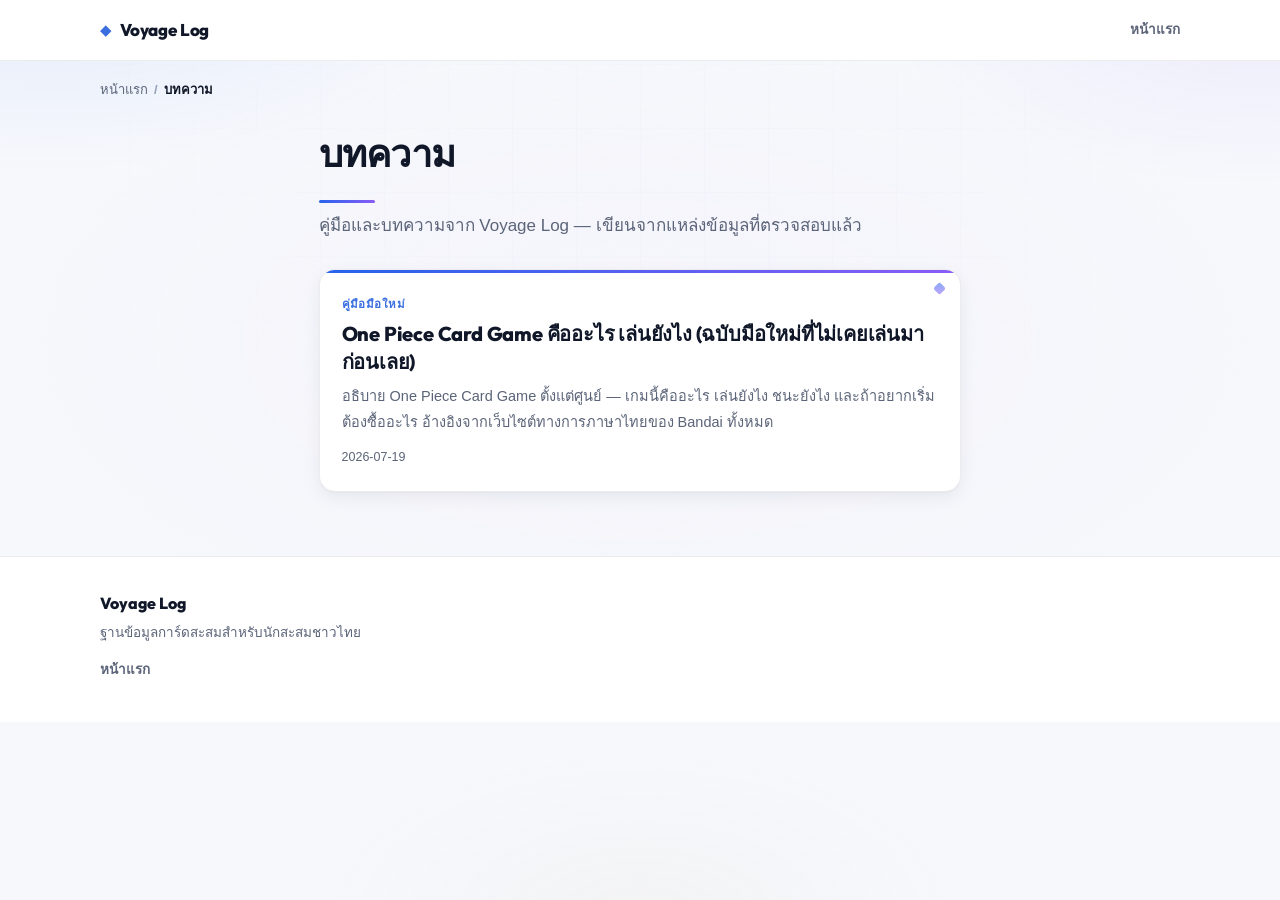
<file: onepiece-catalog/articles/index.html>
<!DOCTYPE html>
<html lang="th">
<head>
  <meta charset="utf-8">
  <meta name="viewport" content="width=device-width, initial-scale=1.0">

  <title>บทความ — Voyage Log</title>
  <meta name="description" content="บทความและคู่มือจาก Voyage Log — คู่มือมือใหม่ คู่มือเลือกซื้อ และข้อมูลการ์ดสะสมสำหรับนักสะสมชาวไทย">
  <link rel="canonical" href="https://fourthlps.github.io/tcgcardcatalog/onepiece-catalog/articles/">
  

  <meta property="og:type" content="website">
  <meta property="og:site_name" content="Voyage Log">
  <meta property="og:locale" content="th_TH">
  <meta property="og:title" content="บทความ — Voyage Log">
  <meta property="og:description" content="บทความและคู่มือจาก Voyage Log สำหรับนักสะสมการ์ดชาวไทย">
  <meta property="og:url" content="https://fourthlps.github.io/tcgcardcatalog/onepiece-catalog/articles/">

  <link rel="preconnect" href="https://fonts.googleapis.com">
  <link rel="preconnect" href="https://fonts.gstatic.com" crossorigin>
  <link
    href="https://fonts.googleapis.com/css2?family=Outfit:wght@400;500;600;700;800&display=swap"
    rel="stylesheet"
  >
  <link rel="stylesheet" href="../assets/articles/article.css">
</head>

<body>
  <a class="skip-link" href="#main">ข้ามไปยังเนื้อหาหลัก</a>

  <header class="site-hdr">
    <div class="wrap hdr-in">
      <a class="brand" href="../">
        <span class="brand-mark" aria-hidden="true">◆</span>
        <span class="brand-name">Voyage Log</span>
      </a>

      <nav class="nav" aria-label="เมนูหลัก">
        <a href="../">หน้าแรก</a>
      </nav>
    </div>
  </header>

  

  <div class="wrap">
    <nav class="crumbs" aria-label="เส้นทางนำทาง">
      <ol>
        <li><a href="../">หน้าแรก</a></li>
        <li aria-current="page">บทความ</li>
      </ol>
    </nav>

    <main id="main">
      <header class="index-hdr">
        <h1>บทความ</h1>
        <p class="index-sub">คู่มือและบทความจาก Voyage Log — เขียนจากแหล่งข้อมูลที่ตรวจสอบแล้ว</p>
      </header>

      <ul class="art-list">
        <li class="art-card">
          <a class="art-link" href="one-piece-card-game-beginner-guide/">
            <span class="art-kicker">คู่มือมือใหม่</span>
            <h2 class="art-title">One Piece Card Game คืออะไร เล่นยังไง (ฉบับมือใหม่ที่ไม่เคยเล่นมาก่อนเลย)</h2>
            <span class="art-desc">อธิบาย One Piece Card Game ตั้งแต่ศูนย์ — เกมนี้คืออะไร เล่นยังไง ชนะยังไง และถ้าอยากเริ่มต้องซื้ออะไร อ้างอิงจากเว็บไซต์ทางการภาษาไทยของ Bandai ทั้งหมด</span>
            <span class="art-date">2026-07-19</span>
          </a>
        </li>
      </ul>
    </main>
  </div>

  <footer class="site-ftr">
    <div class="wrap">
      <p class="ftr-brand">Voyage Log</p>
      <p class="ftr-note">ฐานข้อมูลการ์ดสะสมสำหรับนักสะสมชาวไทย</p>

      <nav class="ftr-nav" aria-label="เมนูส่วนท้าย">
        <a href="../">หน้าแรก</a>
      </nav>
    </div>
  </footer>
</body>
</html>
</file>
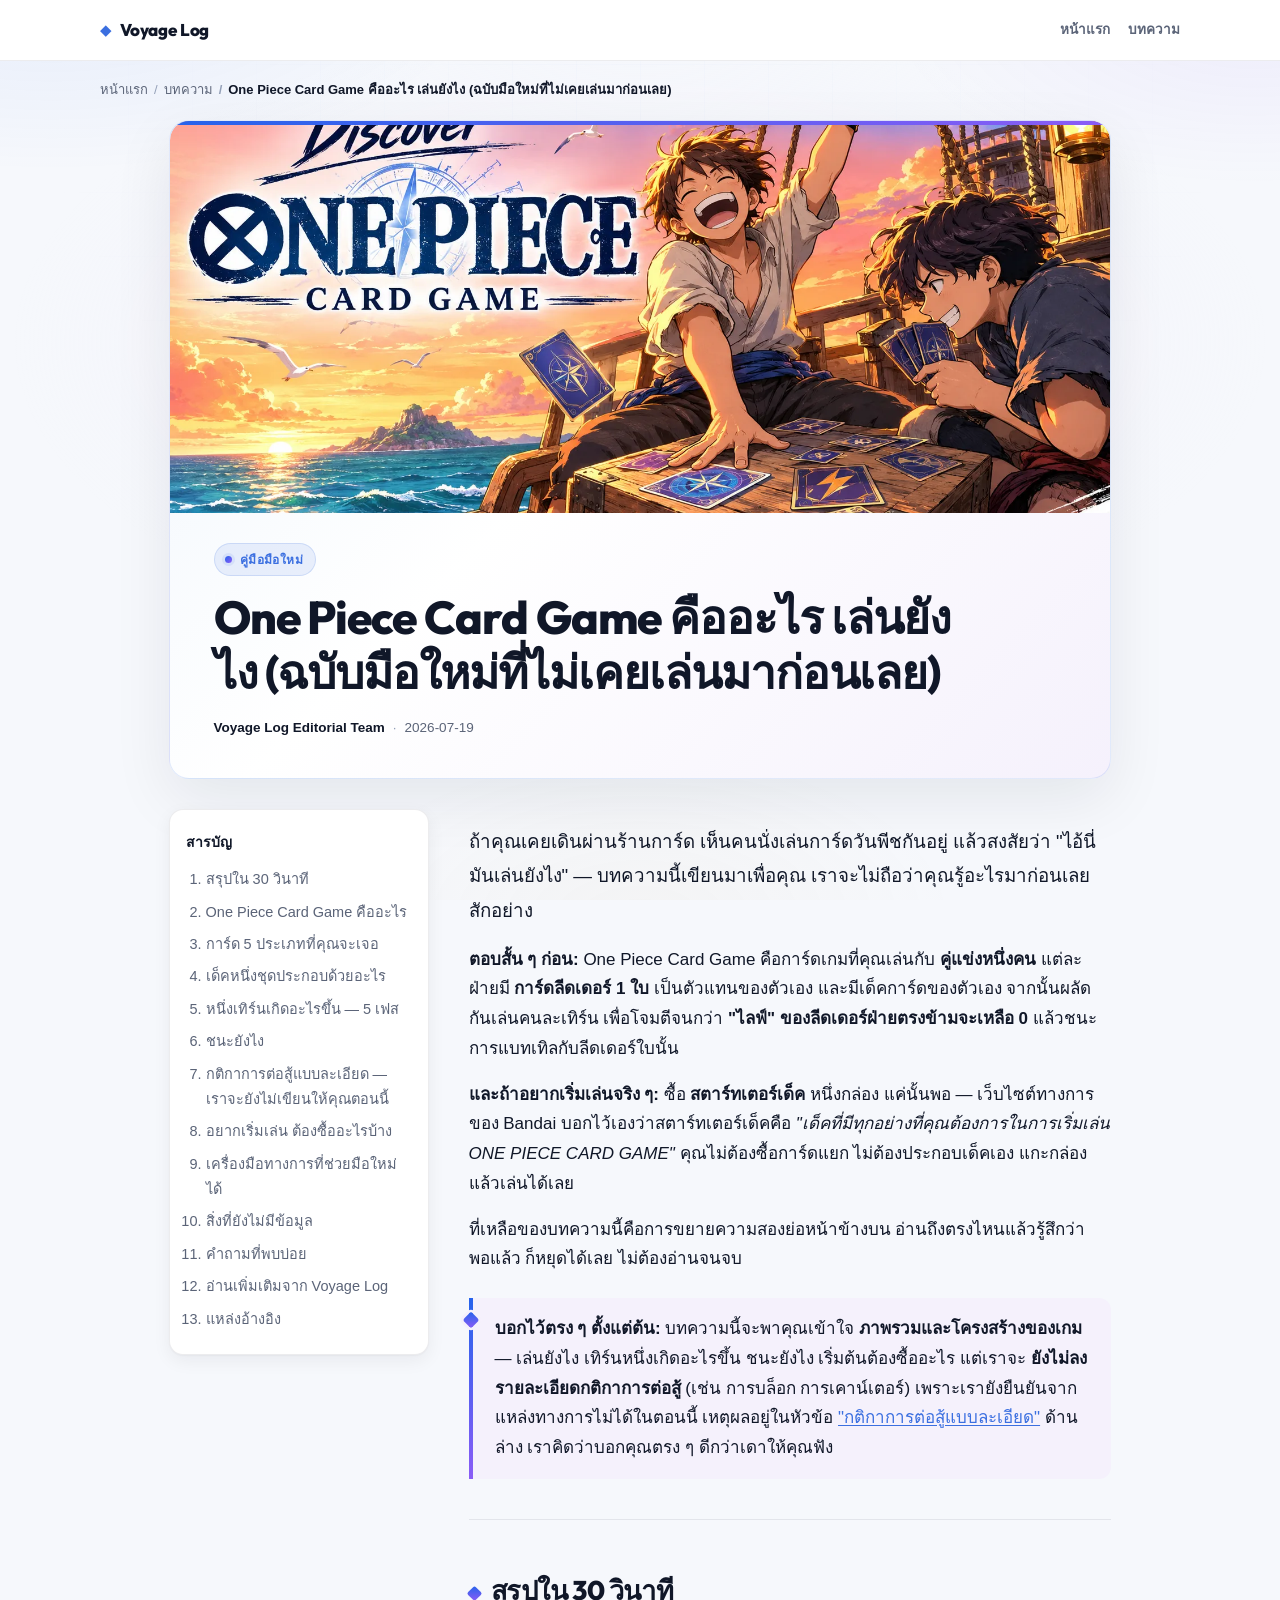
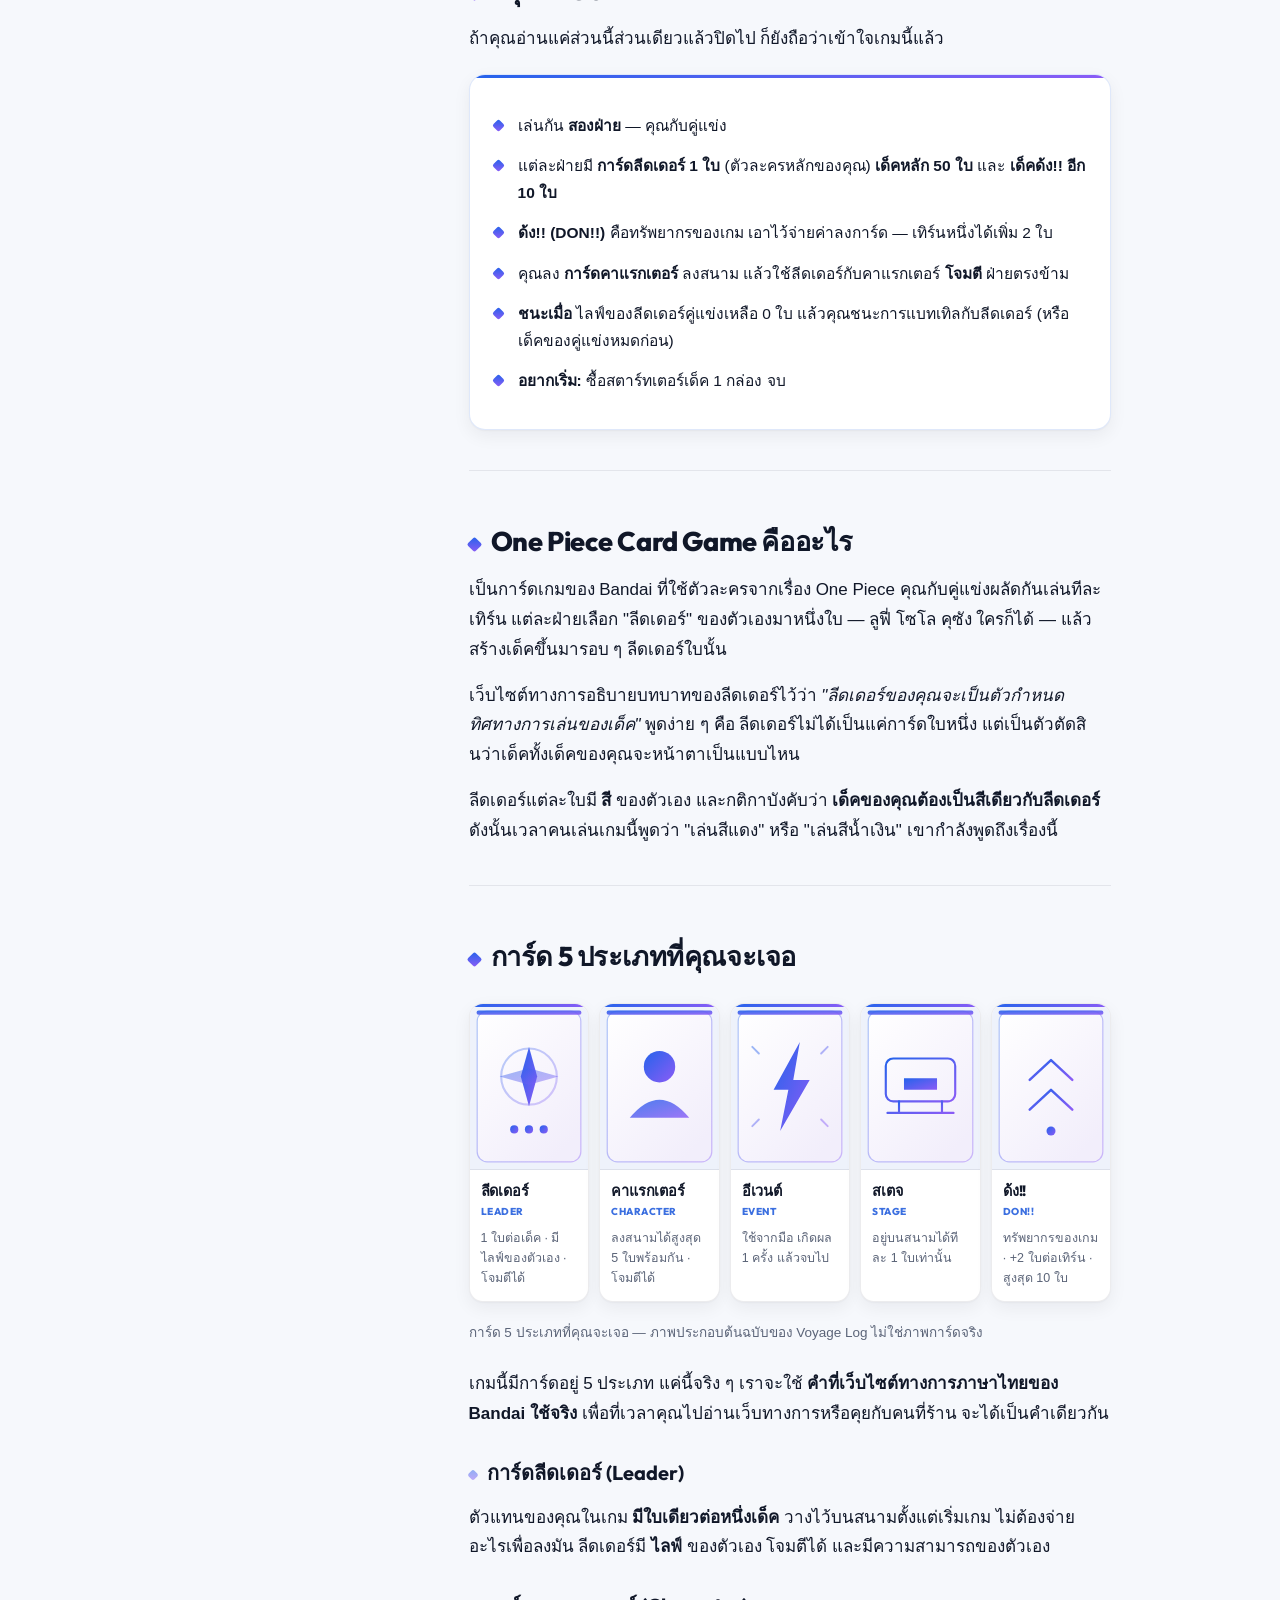
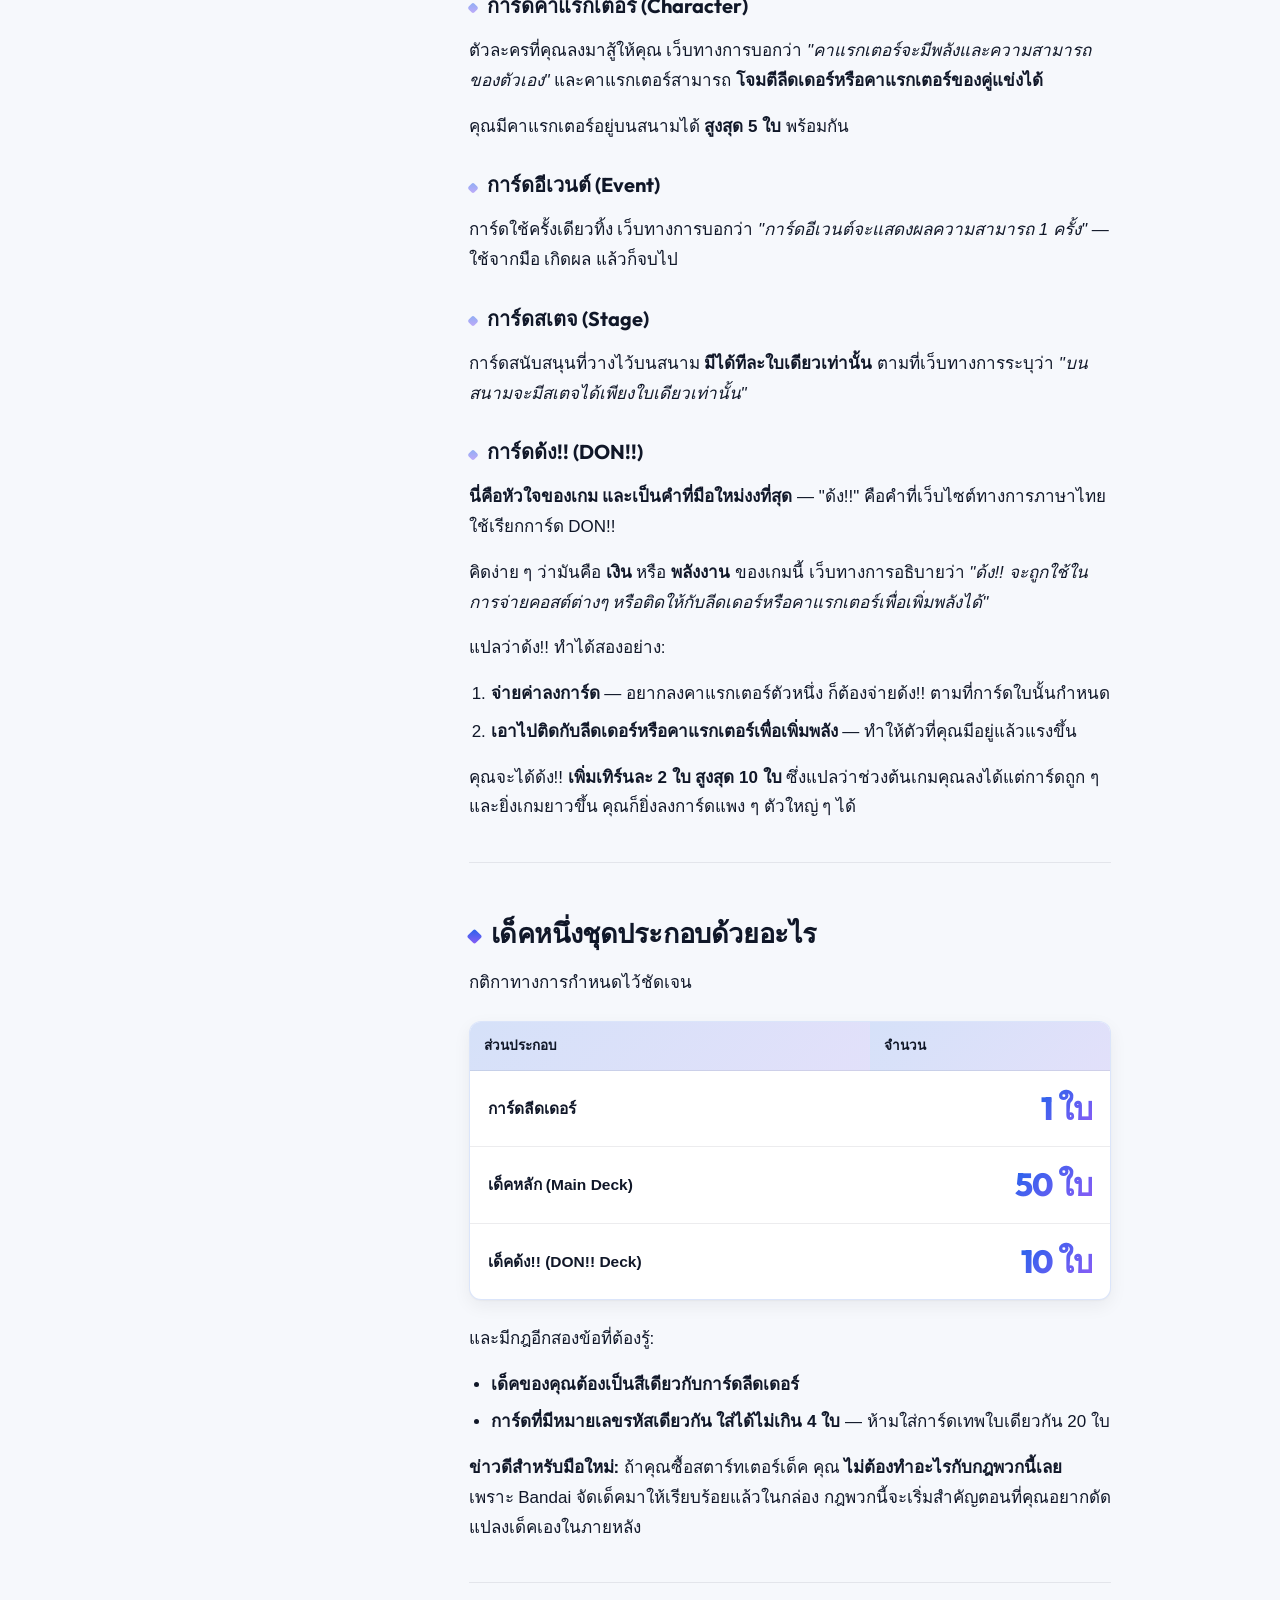
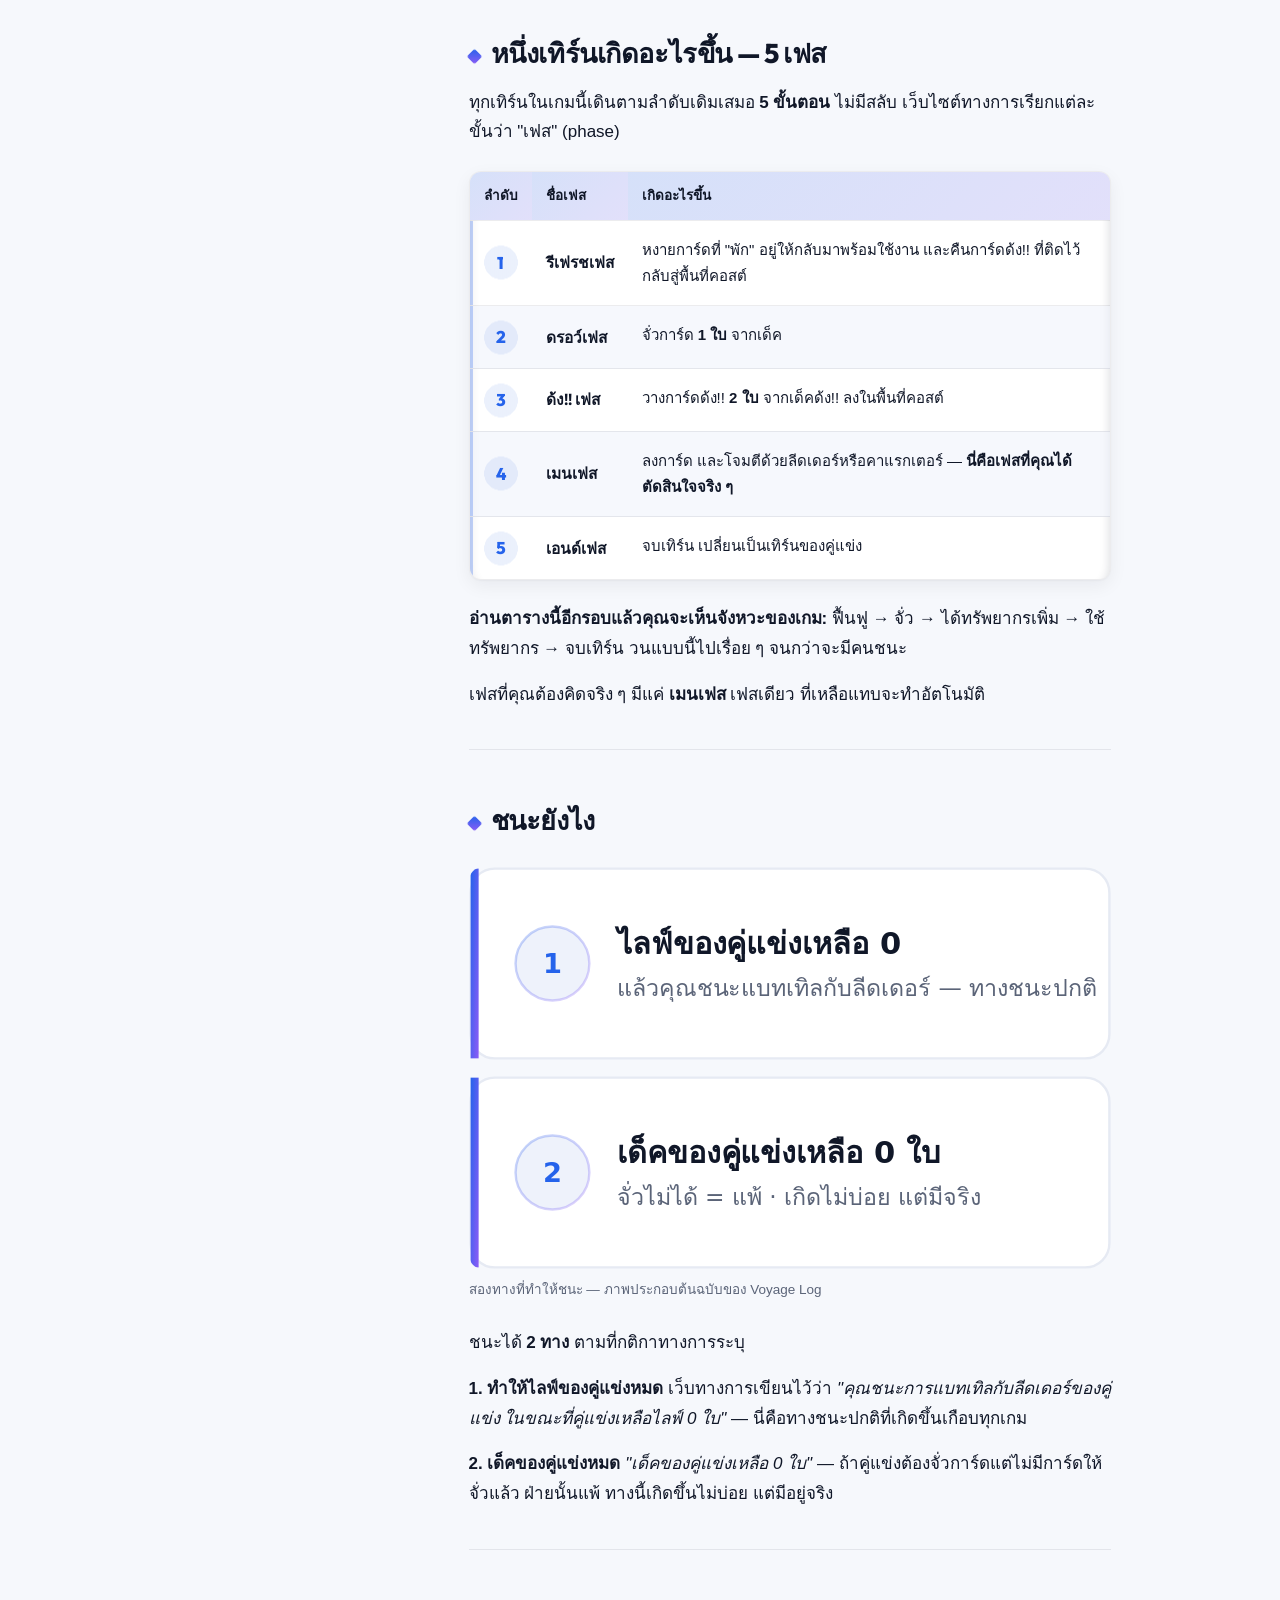
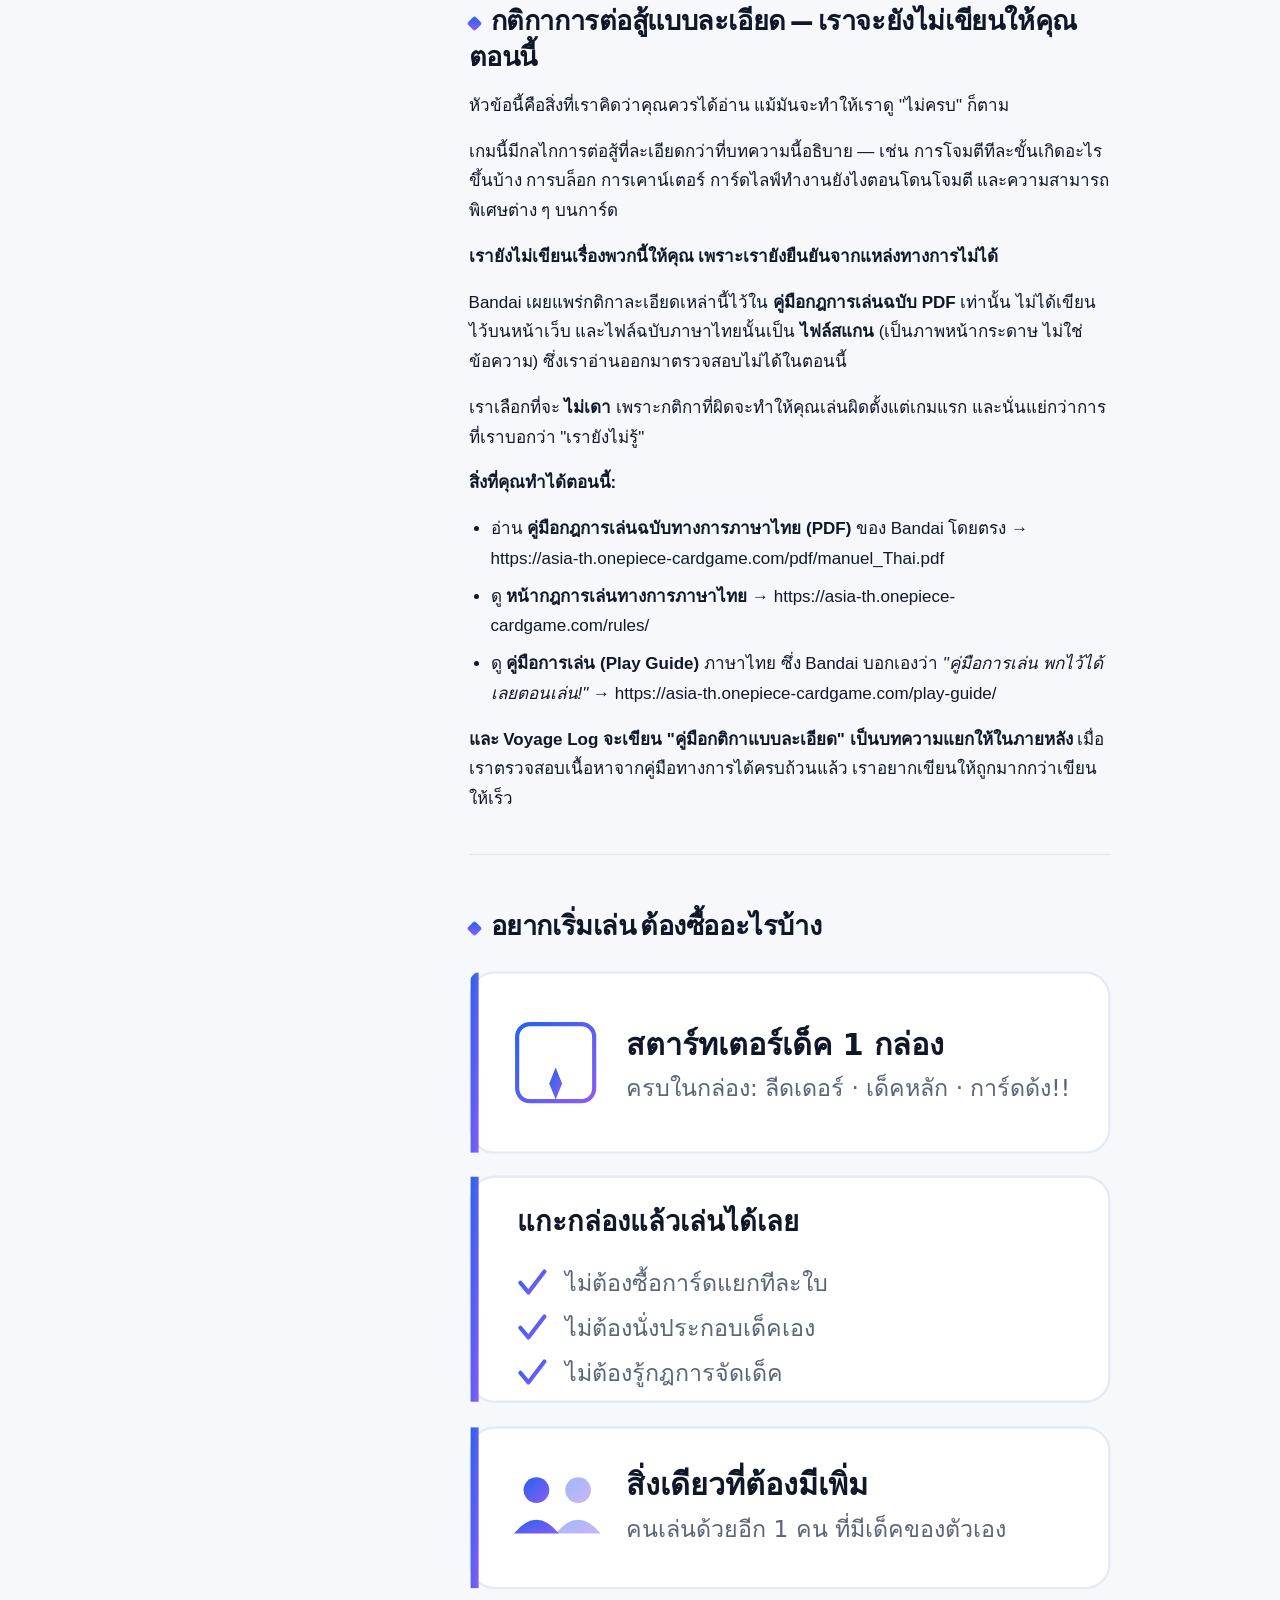
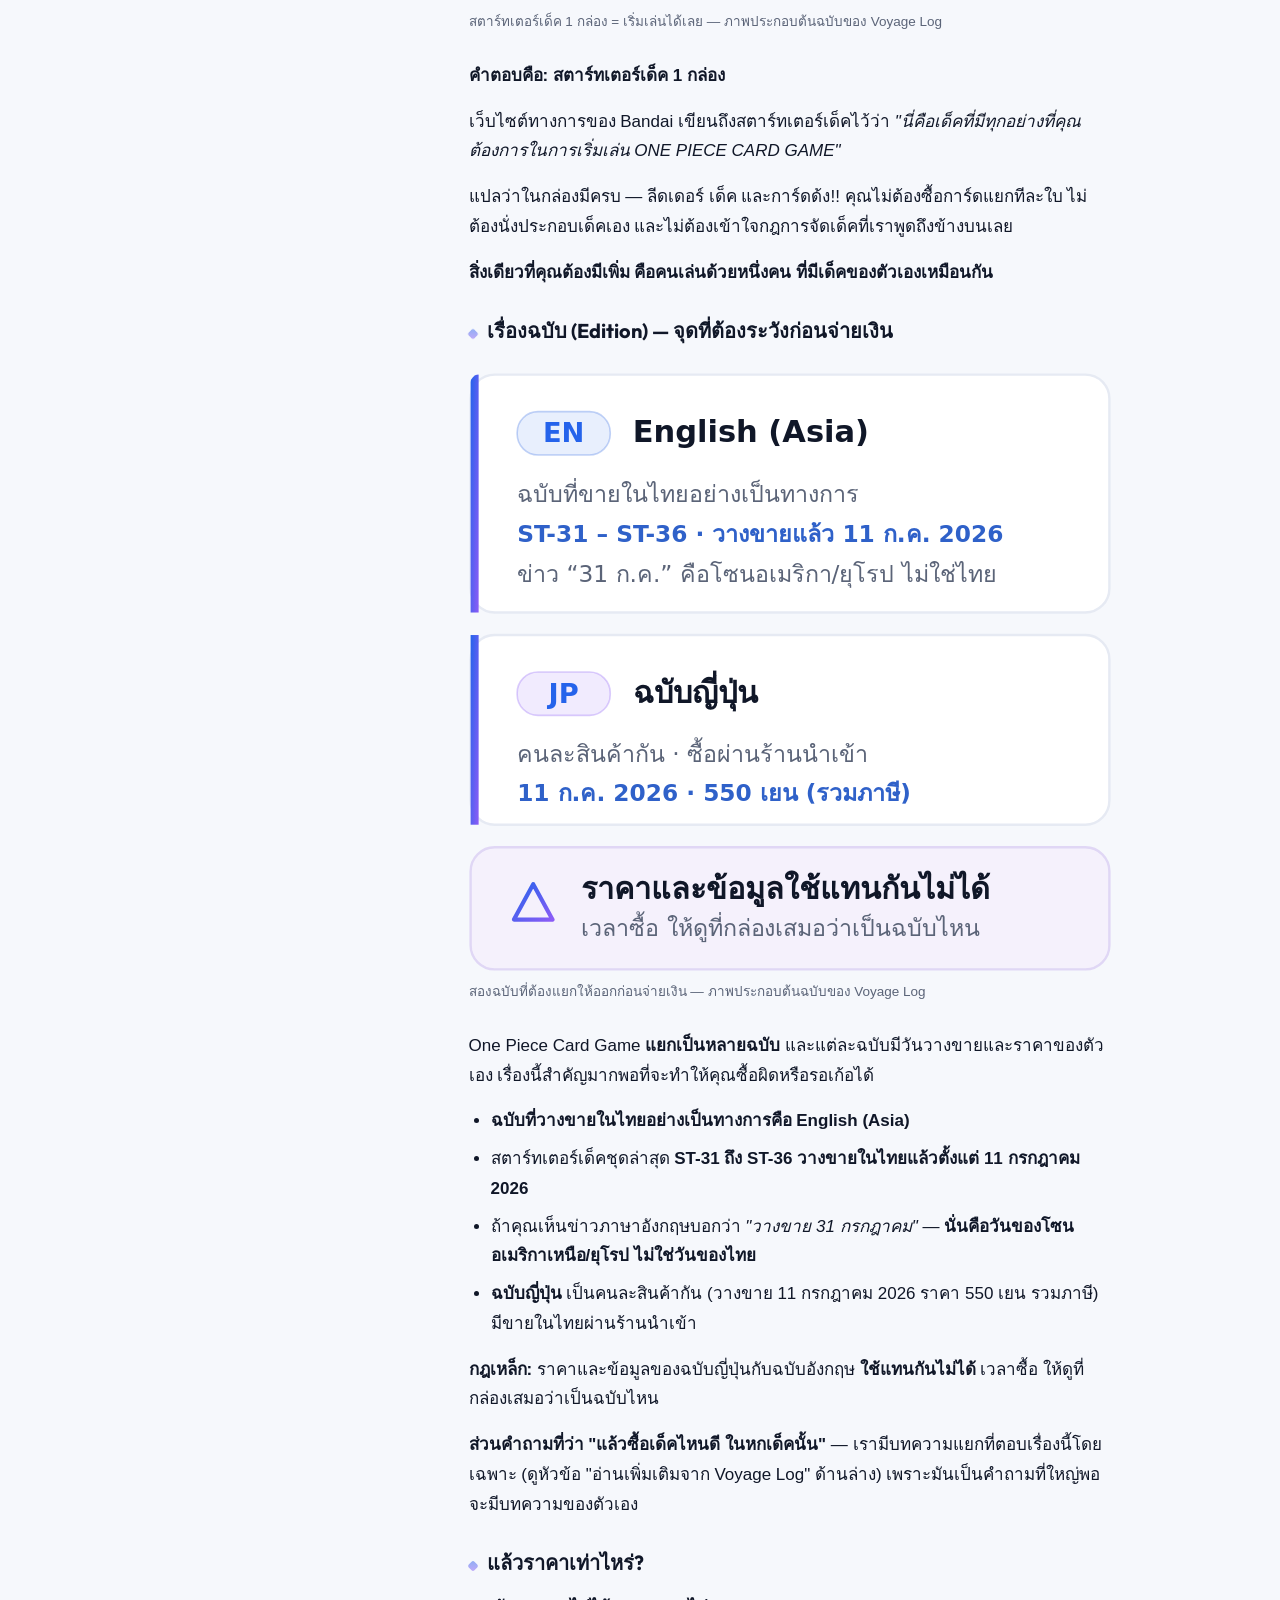
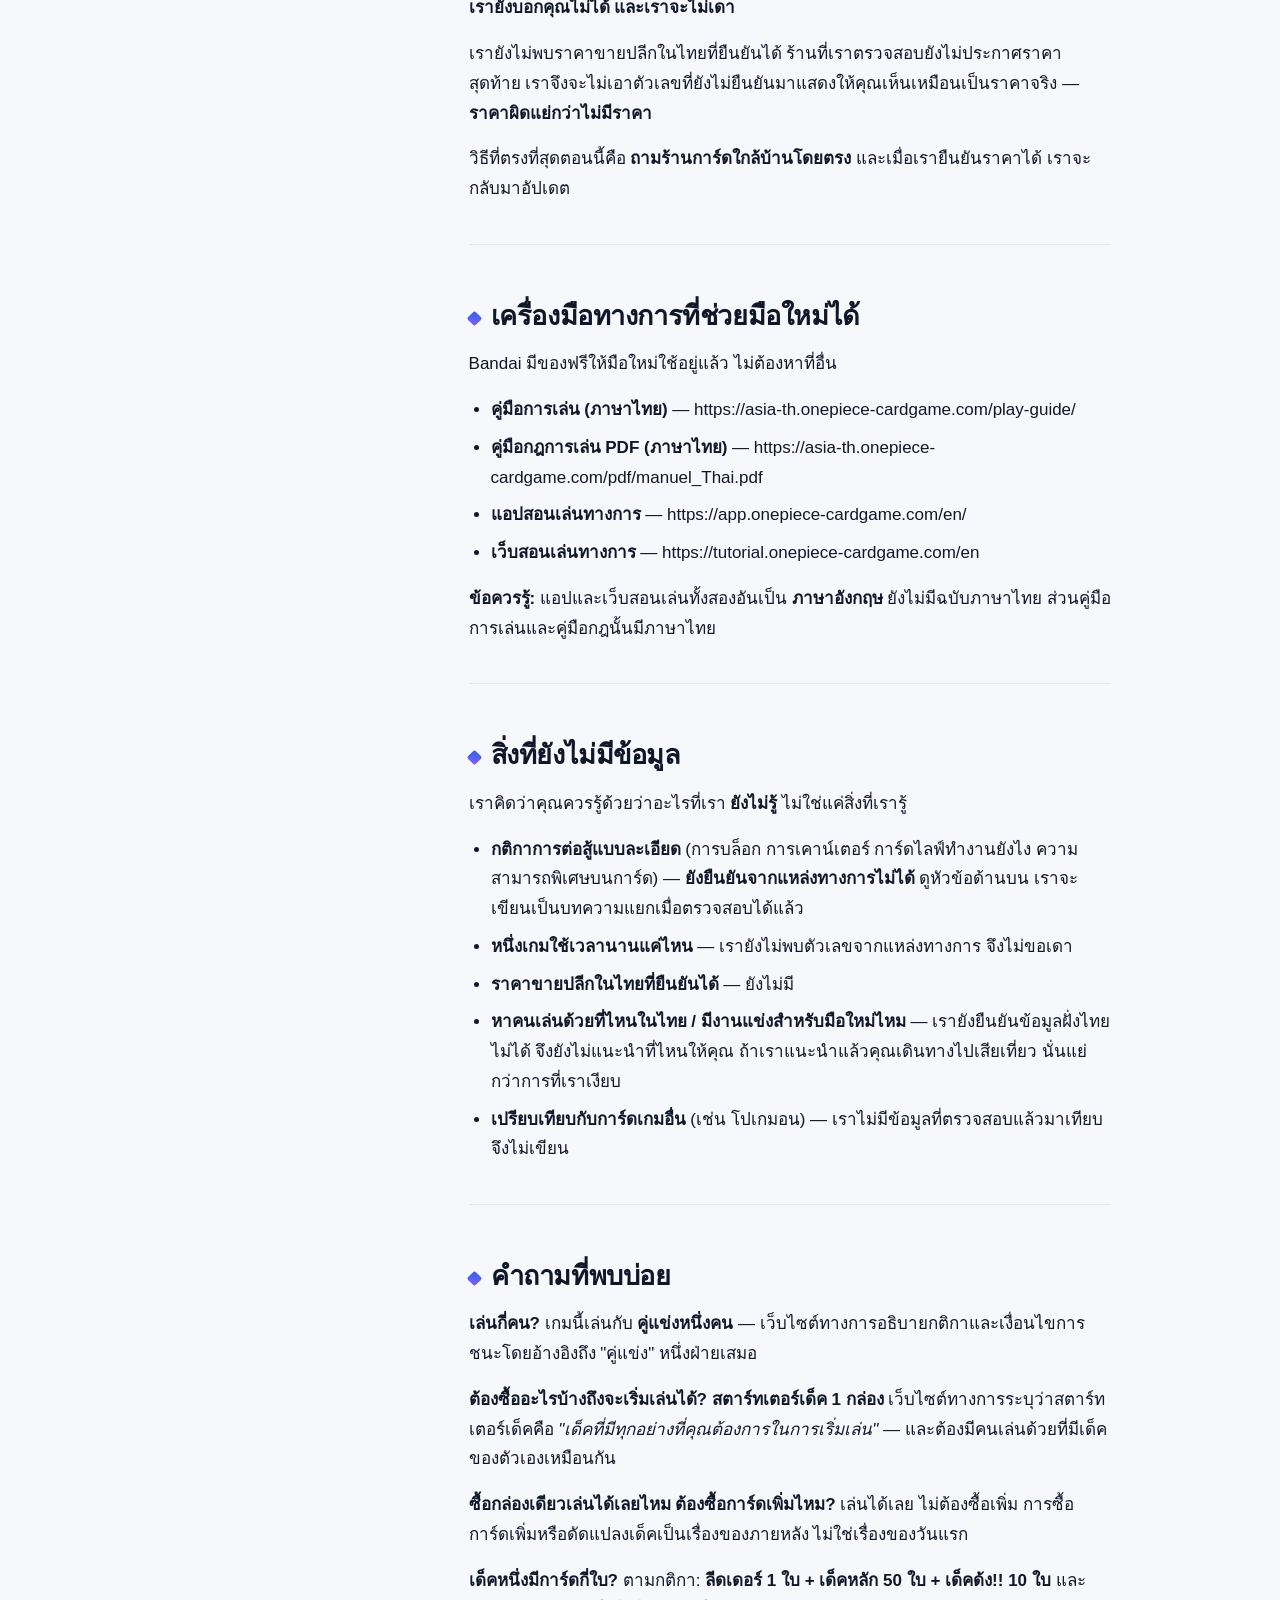
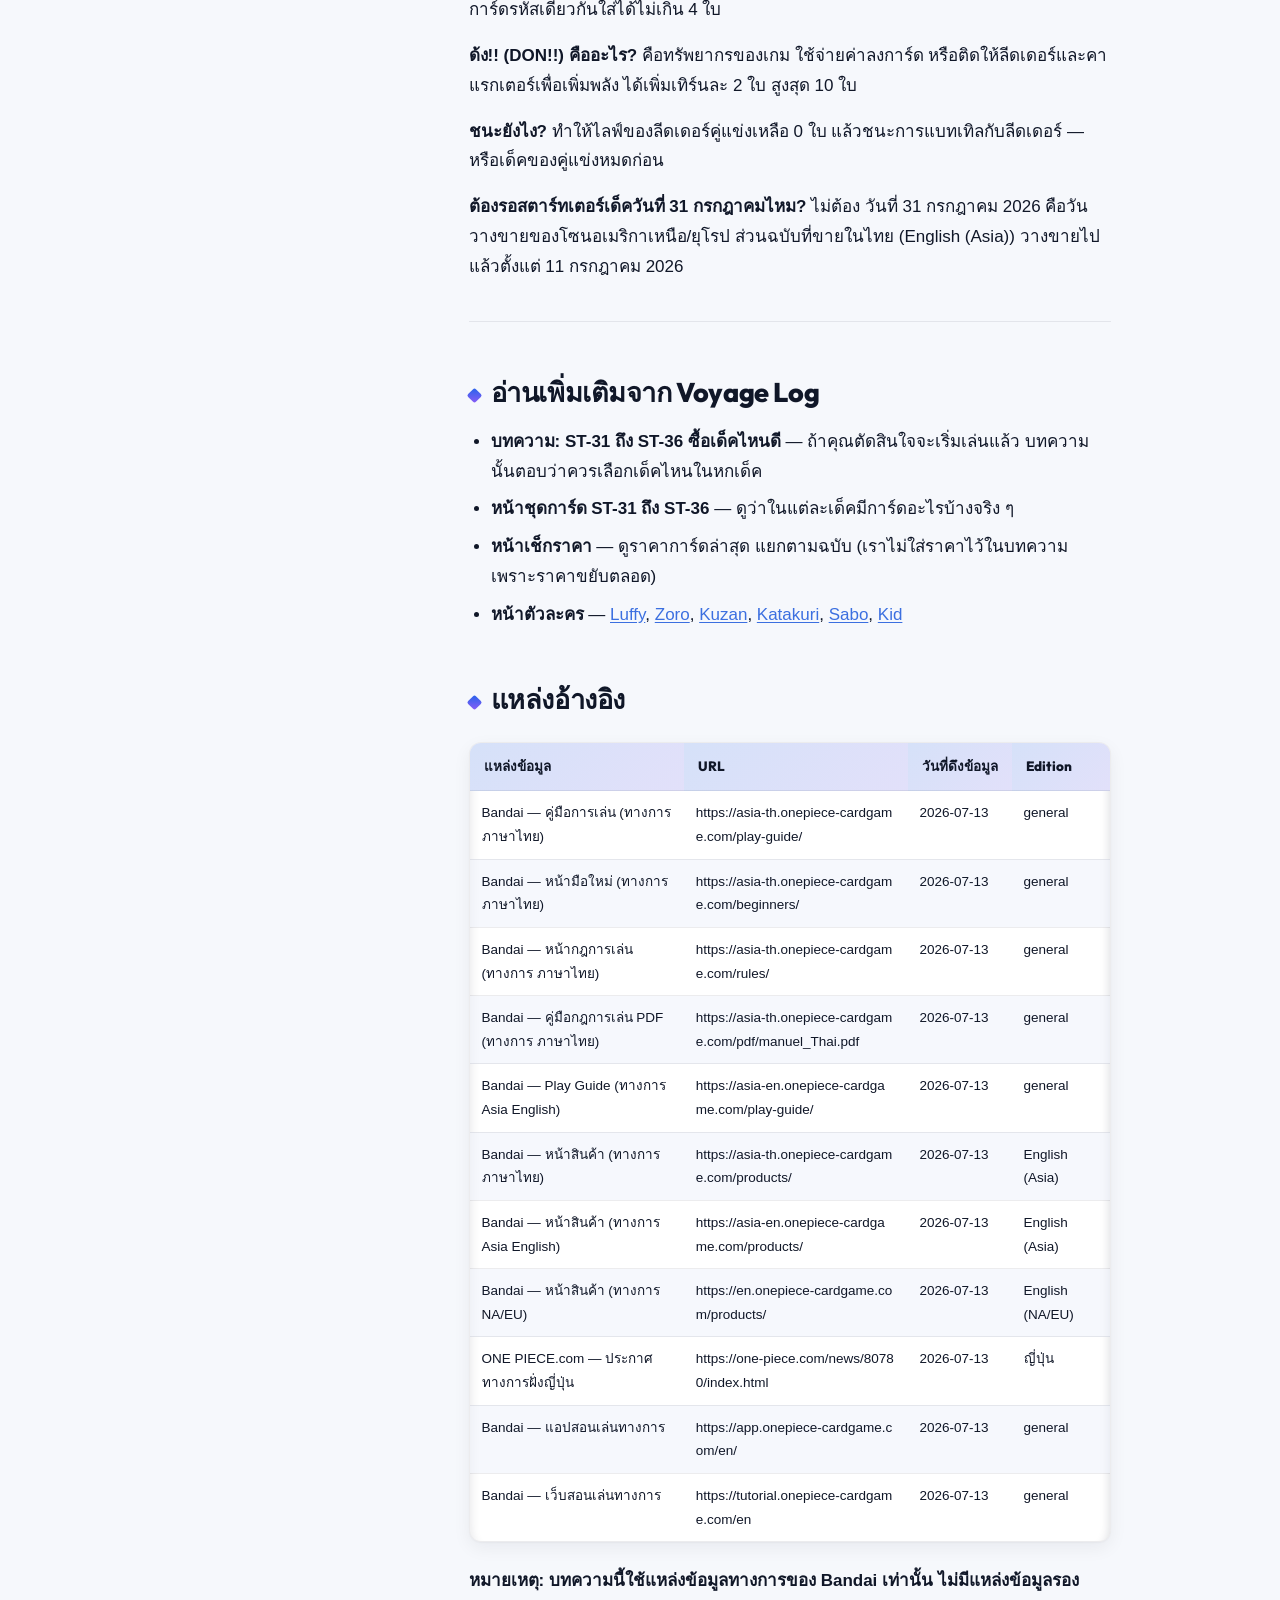
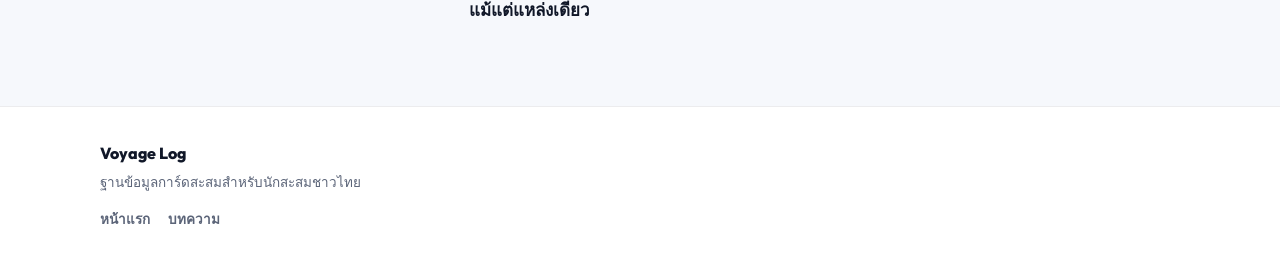
<file: onepiece-catalog/articles/one-piece-card-game-beginner-guide/index.html>
<!DOCTYPE html>
<html lang="th">
<head>
  <meta charset="utf-8">
  <meta name="viewport" content="width=device-width, initial-scale=1.0">

  <title>One Piece Card Game คืออะไร เล่นยังไง — คู่มือเริ่มต้นสำหรับมือใหม่ที่ไม่เคยเล่นมาก่อน</title>
  <meta name="description" content="อธิบาย One Piece Card Game ตั้งแต่ศูนย์ — เกมนี้คืออะไร เล่นยังไง ชนะยังไง และถ้าอยากเริ่มต้องซื้ออะไร อ้างอิงจากเว็บไซต์ทางการภาษาไทยของ Bandai ทั้งหมด">
  <link rel="canonical" href="https://fourthlps.github.io/tcgcardcatalog/onepiece-catalog/articles/one-piece-card-game-beginner-guide/">
  

  <meta property="og:type" content="article">
  <meta property="og:site_name" content="Voyage Log">
  <meta property="og:locale" content="th_TH">
  <meta property="og:title" content="One Piece Card Game คืออะไร เล่นยังไง (ฉบับมือใหม่ที่ไม่เคยเล่นมาก่อนเลย)">
  <meta property="og:description" content="อธิบาย One Piece Card Game ตั้งแต่ศูนย์ — เกมนี้คืออะไร เล่นยังไง ชนะยังไง และถ้าอยากเริ่มต้องซื้ออะไร อ้างอิงจากเว็บไซต์ทางการภาษาไทยของ Bandai ทั้งหมด">
  <meta property="og:url" content="https://fourthlps.github.io/tcgcardcatalog/onepiece-catalog/articles/one-piece-card-game-beginner-guide/">
  <meta property="og:image" content="https://fourthlps.github.io/tcgcardcatalog/onepiece-catalog/assets/articles/og/one-piece-card-game-beginner-guide.png">
<meta name="twitter:image" content="https://fourthlps.github.io/tcgcardcatalog/onepiece-catalog/assets/articles/og/one-piece-card-game-beginner-guide.png">
<meta name="twitter:card" content="summary_large_image">

  <link rel="preconnect" href="https://fonts.googleapis.com">
  <link rel="preconnect" href="https://fonts.gstatic.com" crossorigin>
  <link
    href="https://fonts.googleapis.com/css2?family=Outfit:wght@400;500;600;700;800&display=swap"
    rel="stylesheet"
  >
  <link rel="stylesheet" href="../../assets/articles/article.css">

  <script type="application/ld+json">{
  "@context": "https://schema.org",
  "@type": "BlogPosting",
  "headline": "One Piece Card Game คืออะไร เล่นยังไง (ฉบับมือใหม่ที่ไม่เคยเล่นมาก่อนเลย)",
  "description": "อธิบาย One Piece Card Game ตั้งแต่ศูนย์ — เกมนี้คืออะไร เล่นยังไง ชนะยังไง และถ้าอยากเริ่มต้องซื้ออะไร อ้างอิงจากเว็บไซต์ทางการภาษาไทยของ Bandai ทั้งหมด",
  "inLanguage": "th",
  "mainEntityOfPage": {
    "@type": "WebPage",
    "@id": "https://fourthlps.github.io/tcgcardcatalog/onepiece-catalog/articles/one-piece-card-game-beginner-guide/"
  },
  "author": {
    "@type": "Organization",
    "name": "Voyage Log Editorial Team"
  },
  "publisher": {
    "@type": "Organization",
    "name": "Voyage Log"
  },
  "datePublished": "2026-07-19",
  "dateModified": "2026-07-19",
  "image": "https://fourthlps.github.io/tcgcardcatalog/onepiece-catalog/assets/articles/og/one-piece-card-game-beginner-guide.png"
}</script>
<script type="application/ld+json">{
  "@context": "https://schema.org",
  "@type": "BreadcrumbList",
  "itemListElement": [
    {
      "@type": "ListItem",
      "position": 1,
      "name": "หน้าแรก",
      "item": "https://fourthlps.github.io/tcgcardcatalog/onepiece-catalog/"
    },
    {
      "@type": "ListItem",
      "position": 2,
      "name": "บทความ",
      "item": "https://fourthlps.github.io/tcgcardcatalog/onepiece-catalog/articles/"
    },
    {
      "@type": "ListItem",
      "position": 3,
      "name": "One Piece Card Game คืออะไร เล่นยังไง (ฉบับมือใหม่ที่ไม่เคยเล่นมาก่อนเลย)",
      "item": "https://fourthlps.github.io/tcgcardcatalog/onepiece-catalog/articles/one-piece-card-game-beginner-guide/"
    }
  ]
}</script>
<script type="application/ld+json">{
  "@context": "https://schema.org",
  "@type": "FAQPage",
  "mainEntity": [
    {
      "@type": "Question",
      "name": "เล่นกี่คน?",
      "acceptedAnswer": {
        "@type": "Answer",
        "text": "เกมนี้เล่นกับ คู่แข่งหนึ่งคน — เว็บไซต์ทางการอธิบายกติกาและเงื่อนไขการชนะโดยอ้างอิงถึง \"คู่แข่ง\" หนึ่งฝ่ายเสมอ"
      }
    },
    {
      "@type": "Question",
      "name": "ต้องซื้ออะไรบ้างถึงจะเริ่มเล่นได้?",
      "acceptedAnswer": {
        "@type": "Answer",
        "text": "สตาร์ทเตอร์เด็ค 1 กล่อง เว็บไซต์ทางการระบุว่าสตาร์ทเตอร์เด็คคือ \"เด็คที่มีทุกอย่างที่คุณต้องการในการเริ่มเล่น\" — และต้องมีคนเล่นด้วยที่มีเด็คของตัวเองเหมือนกัน"
      }
    },
    {
      "@type": "Question",
      "name": "ซื้อกล่องเดียวเล่นได้เลยไหม ต้องซื้อการ์ดเพิ่มไหม?",
      "acceptedAnswer": {
        "@type": "Answer",
        "text": "เล่นได้เลย ไม่ต้องซื้อเพิ่ม การซื้อการ์ดเพิ่มหรือดัดแปลงเด็คเป็นเรื่องของภายหลัง ไม่ใช่เรื่องของวันแรก"
      }
    },
    {
      "@type": "Question",
      "name": "เด็คหนึ่งมีการ์ดกี่ใบ?",
      "acceptedAnswer": {
        "@type": "Answer",
        "text": "ตามกติกา: ลีดเดอร์ 1 ใบ + เด็คหลัก 50 ใบ + เด็คด้ง!! 10 ใบ และการ์ดรหัสเดียวกันใส่ได้ไม่เกิน 4 ใบ"
      }
    },
    {
      "@type": "Question",
      "name": "ด้ง!! (DON!!) คืออะไร?",
      "acceptedAnswer": {
        "@type": "Answer",
        "text": "คือทรัพยากรของเกม ใช้จ่ายค่าลงการ์ด หรือติดให้ลีดเดอร์และคาแรกเตอร์เพื่อเพิ่มพลัง ได้เพิ่มเทิร์นละ 2 ใบ สูงสุด 10 ใบ"
      }
    },
    {
      "@type": "Question",
      "name": "ชนะยังไง?",
      "acceptedAnswer": {
        "@type": "Answer",
        "text": "ทำให้ไลฟ์ของลีดเดอร์คู่แข่งเหลือ 0 ใบ แล้วชนะการแบทเทิลกับลีดเดอร์ — หรือเด็คของคู่แข่งหมดก่อน"
      }
    },
    {
      "@type": "Question",
      "name": "ต้องรอสตาร์ทเตอร์เด็ควันที่ 31 กรกฎาคมไหม?",
      "acceptedAnswer": {
        "@type": "Answer",
        "text": "ไม่ต้อง วันที่ 31 กรกฎาคม 2026 คือวันวางขายของโซนอเมริกาเหนือ/ยุโรป ส่วนฉบับที่ขายในไทย (English (Asia)) วางขายไปแล้วตั้งแต่ 11 กรกฎาคม 2026"
      }
    }
  ]
}</script>
</head>

<body>
  <a class="skip-link" href="#main">ข้ามไปยังเนื้อหาหลัก</a>

  <header class="site-hdr">
    <div class="wrap hdr-in">
      <a class="brand" href="../../">
        <span class="brand-mark" aria-hidden="true">◆</span>
        <span class="brand-name">Voyage Log</span>
      </a>

      <nav class="nav" aria-label="เมนูหลัก">
        <a href="../../">หน้าแรก</a>
        <a href="../">บทความ</a>
      </nav>
    </div>
  </header>

  

  <div class="wrap">
    <nav class="crumbs" aria-label="เส้นทางนำทาง">
      <ol>
        <li><a href="../../">หน้าแรก</a></li>
        <li><a href="../">บทความ</a></li>
        <li aria-current="page">One Piece Card Game คืออะไร เล่นยังไง (ฉบับมือใหม่ที่ไม่เคยเล่นมาก่อนเลย)</li>
      </ol>
    </nav>

    <main id="main">
      <article class="article">
        <header class="art-hdr art-hdr--hero">
          <img class="art-hero" src="../../assets/articles/graphics/one-piece-card-game-beginner-guide/01-hero.webp" alt="ผู้เล่นสองคนกำลังเล่นการ์ดกันบนลังไม้บนดาดฟ้าเรือใบตอนพระอาทิตย์ตก มีการ์ดวางกระจายอยู่บนลัง และเห็นเกาะอยู่ไกล ๆ" width="1660" height="948" fetchpriority="high" decoding="async">
          <p class="kicker">คู่มือมือใหม่</p>
          <h1>One Piece Card Game คืออะไร เล่นยังไง (ฉบับมือใหม่ที่ไม่เคยเล่นมาก่อนเลย)</h1>

          <p class="byline">
            <span class="author">Voyage Log Editorial Team</span>
            <span class="dot" aria-hidden="true">·</span>
            <span class="pubdate"><time datetime="2026-07-19">2026-07-19</time></span>
          </p>
        </header>

        <aside class="toc toc-desktop" aria-label="สารบัญบทความ">
          <p class="toc-ttl">สารบัญ</p>
          <nav aria-label="สารบัญบทความ (เดสก์ท็อป)">
            <ol>
        <li><a href="#h-7dd096ce">สรุปใน 30 วินาที</a></li>
        <li><a href="#h-757c3916">One Piece Card Game คืออะไร</a></li>
        <li><a href="#h-2f98c446">การ์ด 5 ประเภทที่คุณจะเจอ</a></li>
        <li><a href="#h-87e7528c">เด็คหนึ่งชุดประกอบด้วยอะไร</a></li>
        <li><a href="#h-db826223">หนึ่งเทิร์นเกิดอะไรขึ้น — 5 เฟส</a></li>
        <li><a href="#h-1d1c1bed">ชนะยังไง</a></li>
        <li><a href="#h-351d7f3c">กติกาการต่อสู้แบบละเอียด — เราจะยังไม่เขียนให้คุณตอนนี้</a></li>
        <li><a href="#h-f76ec3a0">อยากเริ่มเล่น ต้องซื้ออะไรบ้าง</a></li>
        <li><a href="#h-cfc390bd">เครื่องมือทางการที่ช่วยมือใหม่ได้</a></li>
        <li><a href="#h-2379ccf3">สิ่งที่ยังไม่มีข้อมูล</a></li>
        <li><a href="#h-28fa4761">คำถามที่พบบ่อย</a></li>
        <li><a href="#h-cf2aa45e">อ่านเพิ่มเติมจาก Voyage Log</a></li>
        <li><a href="#h-ce9f25f3">แหล่งอ้างอิง</a></li>
            </ol>
          </nav>
        </aside>

        <details class="toc toc-mobile">
          <summary>สารบัญ</summary>
          <nav aria-label="สารบัญบทความ (มือถือ)">
            <ol>
        <li><a href="#h-7dd096ce">สรุปใน 30 วินาที</a></li>
        <li><a href="#h-757c3916">One Piece Card Game คืออะไร</a></li>
        <li><a href="#h-2f98c446">การ์ด 5 ประเภทที่คุณจะเจอ</a></li>
        <li><a href="#h-87e7528c">เด็คหนึ่งชุดประกอบด้วยอะไร</a></li>
        <li><a href="#h-db826223">หนึ่งเทิร์นเกิดอะไรขึ้น — 5 เฟส</a></li>
        <li><a href="#h-1d1c1bed">ชนะยังไง</a></li>
        <li><a href="#h-351d7f3c">กติกาการต่อสู้แบบละเอียด — เราจะยังไม่เขียนให้คุณตอนนี้</a></li>
        <li><a href="#h-f76ec3a0">อยากเริ่มเล่น ต้องซื้ออะไรบ้าง</a></li>
        <li><a href="#h-cfc390bd">เครื่องมือทางการที่ช่วยมือใหม่ได้</a></li>
        <li><a href="#h-2379ccf3">สิ่งที่ยังไม่มีข้อมูล</a></li>
        <li><a href="#h-28fa4761">คำถามที่พบบ่อย</a></li>
        <li><a href="#h-cf2aa45e">อ่านเพิ่มเติมจาก Voyage Log</a></li>
        <li><a href="#h-ce9f25f3">แหล่งอ้างอิง</a></li>
            </ol>
          </nav>
        </details>

        <div class="prose">
<p>ถ้าคุณเคยเดินผ่านร้านการ์ด เห็นคนนั่งเล่นการ์ดวันพีชกันอยู่ แล้วสงสัยว่า &quot;ไอ้นี่มันเล่นยังไง&quot; — บทความนี้เขียนมาเพื่อคุณ เราจะไม่ถือว่าคุณรู้อะไรมาก่อนเลยสักอย่าง</p>
<p><strong>ตอบสั้น ๆ ก่อน:</strong> One Piece Card Game คือการ์ดเกมที่คุณเล่นกับ <strong>คู่แข่งหนึ่งคน</strong> แต่ละฝ่ายมี <strong>การ์ดลีดเดอร์ 1 ใบ</strong> เป็นตัวแทนของตัวเอง และมีเด็คการ์ดของตัวเอง จากนั้นผลัดกันเล่นคนละเทิร์น เพื่อโจมตีจนกว่า <strong>&quot;ไลฟ์&quot; ของลีดเดอร์ฝ่ายตรงข้ามจะเหลือ 0</strong> แล้วชนะการแบทเทิลกับลีดเดอร์ใบนั้น</p>
<p><strong>และถ้าอยากเริ่มเล่นจริง ๆ:</strong> ซื้อ <strong>สตาร์ทเตอร์เด็ค</strong> หนึ่งกล่อง แค่นั้นพอ — เว็บไซต์ทางการของ Bandai บอกไว้เองว่าสตาร์ทเตอร์เด็คคือ <em>&quot;เด็คที่มีทุกอย่างที่คุณต้องการในการเริ่มเล่น ONE PIECE CARD GAME&quot;</em> คุณไม่ต้องซื้อการ์ดแยก ไม่ต้องประกอบเด็คเอง แกะกล่องแล้วเล่นได้เลย</p>
<p>ที่เหลือของบทความนี้คือการขยายความสองย่อหน้าข้างบน อ่านถึงตรงไหนแล้วรู้สึกว่าพอแล้ว ก็หยุดได้เลย ไม่ต้องอ่านจนจบ</p>
<blockquote>
<p><strong>บอกไว้ตรง ๆ ตั้งแต่ต้น:</strong> บทความนี้จะพาคุณเข้าใจ <strong>ภาพรวมและโครงสร้างของเกม</strong> — เล่นยังไง เทิร์นหนึ่งเกิดอะไรขึ้น ชนะยังไง เริ่มต้นต้องซื้ออะไร แต่เราจะ <strong>ยังไม่ลงรายละเอียดกติกาการต่อสู้</strong> (เช่น การบล็อก การเคาน์เตอร์) เพราะเรายังยืนยันจากแหล่งทางการไม่ได้ในตอนนี้ เหตุผลอยู่ในหัวข้อ <a href="#h-351d7f3c">&quot;กติกาการต่อสู้แบบละเอียด&quot;</a> ด้านล่าง เราคิดว่าบอกคุณตรง ๆ ดีกว่าเดาให้คุณฟัง</p>
</blockquote>
<hr>
<h2 id="h-7dd096ce">สรุปใน 30 วินาที</h2>
<p>ถ้าคุณอ่านแค่ส่วนนี้ส่วนเดียวแล้วปิดไป ก็ยังถือว่าเข้าใจเกมนี้แล้ว</p>
<ul>
<li>เล่นกัน <strong>สองฝ่าย</strong> — คุณกับคู่แข่ง</li>
<li>แต่ละฝ่ายมี <strong>การ์ดลีดเดอร์ 1 ใบ</strong> (ตัวละครหลักของคุณ) <strong>เด็คหลัก 50 ใบ</strong> และ <strong>เด็คด้ง!! อีก 10 ใบ</strong></li>
<li><strong>ด้ง!! (DON!!)</strong> คือทรัพยากรของเกม เอาไว้จ่ายค่าลงการ์ด — เทิร์นหนึ่งได้เพิ่ม 2 ใบ</li>
<li>คุณลง <strong>การ์ดคาแรกเตอร์</strong> ลงสนาม แล้วใช้ลีดเดอร์กับคาแรกเตอร์ <strong>โจมตี</strong> ฝ่ายตรงข้าม</li>
<li><strong>ชนะเมื่อ</strong> ไลฟ์ของลีดเดอร์คู่แข่งเหลือ 0 ใบ แล้วคุณชนะการแบทเทิลกับลีดเดอร์ (หรือเด็คของคู่แข่งหมดก่อน)</li>
<li><strong>อยากเริ่ม:</strong> ซื้อสตาร์ทเตอร์เด็ค 1 กล่อง จบ</li>
</ul>
<hr>
<h2 id="h-757c3916">One Piece Card Game คืออะไร</h2>
<p>เป็นการ์ดเกมของ Bandai ที่ใช้ตัวละครจากเรื่อง One Piece คุณกับคู่แข่งผลัดกันเล่นทีละเทิร์น แต่ละฝ่ายเลือก &quot;ลีดเดอร์&quot; ของตัวเองมาหนึ่งใบ — ลูฟี่ โซโล คุซัง ใครก็ได้ — แล้วสร้างเด็คขึ้นมารอบ ๆ ลีดเดอร์ใบนั้น</p>
<p>เว็บไซต์ทางการอธิบายบทบาทของลีดเดอร์ไว้ว่า <em>&quot;ลีดเดอร์ของคุณจะเป็นตัวกำหนดทิศทางการเล่นของเด็ค&quot;</em> พูดง่าย ๆ คือ ลีดเดอร์ไม่ได้เป็นแค่การ์ดใบหนึ่ง แต่เป็นตัวตัดสินว่าเด็คทั้งเด็คของคุณจะหน้าตาเป็นแบบไหน</p>
<p>ลีดเดอร์แต่ละใบมี <strong>สี</strong> ของตัวเอง และกติกาบังคับว่า <strong>เด็คของคุณต้องเป็นสีเดียวกับลีดเดอร์</strong> ดังนั้นเวลาคนเล่นเกมนี้พูดว่า &quot;เล่นสีแดง&quot; หรือ &quot;เล่นสีน้ำเงิน&quot; เขากำลังพูดถึงเรื่องนี้</p>
<hr>
<h2 id="h-2f98c446">การ์ด 5 ประเภทที่คุณจะเจอ</h2>
<figure class="art-figure card-rail"><div class="cr-track" tabindex="0" role="region" aria-label="การ์ด 5 ประเภทใน One Piece Card Game"><ul class="cr-list"><li class="cr-item"><div class="cr-tile"><span class="cr-art"><img src="../../assets/articles/graphics/_shared/card-types/leader.svg" alt="" width="144" height="200" loading="lazy" decoding="async"></span><span class="cr-body"><span class="cr-type">ลีดเดอร์</span><span class="cr-en">Leader</span><span class="cr-fact">1 ใบต่อเด็ค · มีไลฟ์ของตัวเอง · โจมตีได้</span></span></div></li><li class="cr-item"><div class="cr-tile"><span class="cr-art"><img src="../../assets/articles/graphics/_shared/card-types/character.svg" alt="" width="144" height="200" loading="lazy" decoding="async"></span><span class="cr-body"><span class="cr-type">คาแรกเตอร์</span><span class="cr-en">Character</span><span class="cr-fact">ลงสนามได้สูงสุด 5 ใบพร้อมกัน · โจมตีได้</span></span></div></li><li class="cr-item"><div class="cr-tile"><span class="cr-art"><img src="../../assets/articles/graphics/_shared/card-types/event.svg" alt="" width="144" height="200" loading="lazy" decoding="async"></span><span class="cr-body"><span class="cr-type">อีเวนต์</span><span class="cr-en">Event</span><span class="cr-fact">ใช้จากมือ เกิดผล 1 ครั้ง แล้วจบไป</span></span></div></li><li class="cr-item"><div class="cr-tile"><span class="cr-art"><img src="../../assets/articles/graphics/_shared/card-types/stage.svg" alt="" width="144" height="200" loading="lazy" decoding="async"></span><span class="cr-body"><span class="cr-type">สเตจ</span><span class="cr-en">Stage</span><span class="cr-fact">อยู่บนสนามได้ทีละ 1 ใบเท่านั้น</span></span></div></li><li class="cr-item"><div class="cr-tile"><span class="cr-art"><img src="../../assets/articles/graphics/_shared/card-types/don.svg" alt="" width="144" height="200" loading="lazy" decoding="async"></span><span class="cr-body"><span class="cr-type">ด้ง!!</span><span class="cr-en">DON!!</span><span class="cr-fact">ทรัพยากรของเกม · +2 ใบต่อเทิร์น · สูงสุด 10 ใบ</span></span></div></li></ul></div><figcaption>การ์ด 5 ประเภทที่คุณจะเจอ — ภาพประกอบต้นฉบับของ Voyage Log ไม่ใช่ภาพการ์ดจริง</figcaption></figure>

<p>เกมนี้มีการ์ดอยู่ 5 ประเภท แค่นี้จริง ๆ เราจะใช้ <strong>คำที่เว็บไซต์ทางการภาษาไทยของ Bandai ใช้จริง</strong> เพื่อที่เวลาคุณไปอ่านเว็บทางการหรือคุยกับคนที่ร้าน จะได้เป็นคำเดียวกัน</p>
<h3 id="h-e10903a3">การ์ดลีดเดอร์ (Leader)</h3>
<p>ตัวแทนของคุณในเกม <strong>มีใบเดียวต่อหนึ่งเด็ค</strong> วางไว้บนสนามตั้งแต่เริ่มเกม ไม่ต้องจ่ายอะไรเพื่อลงมัน ลีดเดอร์มี <strong>ไลฟ์</strong> ของตัวเอง โจมตีได้ และมีความสามารถของตัวเอง</p>
<h3 id="h-38ef11d1">การ์ดคาแรกเตอร์ (Character)</h3>
<p>ตัวละครที่คุณลงมาสู้ให้คุณ เว็บทางการบอกว่า <em>&quot;คาแรกเตอร์จะมีพลังและความสามารถของตัวเอง&quot;</em> และคาแรกเตอร์สามารถ <strong>โจมตีลีดเดอร์หรือคาแรกเตอร์ของคู่แข่งได้</strong></p>
<p>คุณมีคาแรกเตอร์อยู่บนสนามได้ <strong>สูงสุด 5 ใบ</strong> พร้อมกัน</p>
<h3 id="h-48142f54">การ์ดอีเวนต์ (Event)</h3>
<p>การ์ดใช้ครั้งเดียวทิ้ง เว็บทางการบอกว่า <em>&quot;การ์ดอีเวนต์จะแสดงผลความสามารถ 1 ครั้ง&quot;</em> — ใช้จากมือ เกิดผล แล้วก็จบไป</p>
<h3 id="h-d4736095">การ์ดสเตจ (Stage)</h3>
<p>การ์ดสนับสนุนที่วางไว้บนสนาม <strong>มีได้ทีละใบเดียวเท่านั้น</strong> ตามที่เว็บทางการระบุว่า <em>&quot;บนสนามจะมีสเตจได้เพียงใบเดียวเท่านั้น&quot;</em></p>
<h3 id="h-95f4ca30">การ์ดด้ง!! (DON!!)</h3>
<p><strong>นี่คือหัวใจของเกม และเป็นคำที่มือใหม่งงที่สุด</strong> — &quot;ด้ง!!&quot; คือคำที่เว็บไซต์ทางการภาษาไทยใช้เรียกการ์ด DON!!</p>
<p>คิดง่าย ๆ ว่ามันคือ <strong>เงิน</strong> หรือ <strong>พลังงาน</strong> ของเกมนี้ เว็บทางการอธิบายว่า <em>&quot;ด้ง!! จะถูกใช้ในการจ่ายคอสต์ต่างๆ หรือติดให้กับลีดเดอร์หรือคาแรกเตอร์เพื่อเพิ่มพลังได้&quot;</em></p>
<p>แปลว่าด้ง!! ทำได้สองอย่าง:</p>
<ol>
<li><strong>จ่ายค่าลงการ์ด</strong> — อยากลงคาแรกเตอร์ตัวหนึ่ง ก็ต้องจ่ายด้ง!! ตามที่การ์ดใบนั้นกำหนด</li>
<li><strong>เอาไปติดกับลีดเดอร์หรือคาแรกเตอร์เพื่อเพิ่มพลัง</strong> — ทำให้ตัวที่คุณมีอยู่แล้วแรงขึ้น</li>
</ol>
<p>คุณจะได้ด้ง!! <strong>เพิ่มเทิร์นละ 2 ใบ สูงสุด 10 ใบ</strong> ซึ่งแปลว่าช่วงต้นเกมคุณลงได้แต่การ์ดถูก ๆ และยิ่งเกมยาวขึ้น คุณก็ยิ่งลงการ์ดแพง ๆ ตัวใหญ่ ๆ ได้</p>
<hr>
<h2 id="h-87e7528c">เด็คหนึ่งชุดประกอบด้วยอะไร</h2>
<p>กติกาทางการกำหนดไว้ชัดเจน</p>
<div class="table-scroll" tabindex="0" role="region" aria-label="ตาราง: เด็คหนึ่งชุดประกอบด้วยอะไร"><table>
<thead>
<tr>
<th scope="col">ส่วนประกอบ</th>
<th scope="col">จำนวน</th>
</tr>
</thead>
<tbody>
<tr>
<td>การ์ดลีดเดอร์</td>
<td><strong>1 ใบ</strong></td>
</tr>
<tr>
<td>เด็คหลัก (Main Deck)</td>
<td><strong>50 ใบ</strong></td>
</tr>
<tr>
<td>เด็คด้ง!! (DON!! Deck)</td>
<td><strong>10 ใบ</strong></td>
</tr>
</tbody>
</table></div>
<p>และมีกฎอีกสองข้อที่ต้องรู้:</p>
<ul>
<li><strong>เด็คของคุณต้องเป็นสีเดียวกับการ์ดลีดเดอร์</strong></li>
<li><strong>การ์ดที่มีหมายเลขรหัสเดียวกัน ใส่ได้ไม่เกิน 4 ใบ</strong> — ห้ามใส่การ์ดเทพใบเดียวกัน 20 ใบ</li>
</ul>
<p><strong>ข่าวดีสำหรับมือใหม่:</strong> ถ้าคุณซื้อสตาร์ทเตอร์เด็ค คุณ <strong>ไม่ต้องทำอะไรกับกฎพวกนี้เลย</strong> เพราะ Bandai จัดเด็คมาให้เรียบร้อยแล้วในกล่อง กฎพวกนี้จะเริ่มสำคัญตอนที่คุณอยากดัดแปลงเด็คเองในภายหลัง</p>
<hr>
<h2 id="h-db826223">หนึ่งเทิร์นเกิดอะไรขึ้น — 5 เฟส</h2>
<p>ทุกเทิร์นในเกมนี้เดินตามลำดับเดิมเสมอ <strong>5 ขั้นตอน</strong> ไม่มีสลับ เว็บไซต์ทางการเรียกแต่ละขั้นว่า &quot;เฟส&quot; (phase)</p>
<div class="table-scroll" tabindex="0" role="region" aria-label="ตาราง: หนึ่งเทิร์นเกิดอะไรขึ้น — 5 เฟส"><table>
<thead>
<tr>
<th scope="col">ลำดับ</th>
<th scope="col">ชื่อเฟส</th>
<th scope="col">เกิดอะไรขึ้น</th>
</tr>
</thead>
<tbody>
<tr>
<td>1</td>
<td><strong>รีเฟรชเฟส</strong></td>
<td>หงายการ์ดที่ &quot;พัก&quot; อยู่ให้กลับมาพร้อมใช้งาน และคืนการ์ดด้ง!! ที่ติดไว้กลับสู่พื้นที่คอสต์</td>
</tr>
<tr>
<td>2</td>
<td><strong>ดรอว์เฟส</strong></td>
<td>จั่วการ์ด <strong>1 ใบ</strong> จากเด็ค</td>
</tr>
<tr>
<td>3</td>
<td><strong>ด้ง!! เฟส</strong></td>
<td>วางการ์ดด้ง!! <strong>2 ใบ</strong> จากเด็คด้ง!! ลงในพื้นที่คอสต์</td>
</tr>
<tr>
<td>4</td>
<td><strong>เมนเฟส</strong></td>
<td>ลงการ์ด และโจมตีด้วยลีดเดอร์หรือคาแรกเตอร์ — <strong>นี่คือเฟสที่คุณได้ตัดสินใจจริง ๆ</strong></td>
</tr>
<tr>
<td>5</td>
<td><strong>เอนด์เฟส</strong></td>
<td>จบเทิร์น เปลี่ยนเป็นเทิร์นของคู่แข่ง</td>
</tr>
</tbody>
</table></div>
<p><strong>อ่านตารางนี้อีกรอบแล้วคุณจะเห็นจังหวะของเกม:</strong> ฟื้นฟู → จั่ว → ได้ทรัพยากรเพิ่ม → ใช้ทรัพยากร → จบเทิร์น วนแบบนี้ไปเรื่อย ๆ จนกว่าจะมีคนชนะ</p>
<p>เฟสที่คุณต้องคิดจริง ๆ มีแค่ <strong>เมนเฟส</strong> เฟสเดียว ที่เหลือแทบจะทำอัตโนมัติ</p>
<hr>
<h2 id="h-1d1c1bed">ชนะยังไง</h2>
<figure class="art-figure"><img src="../../assets/articles/graphics/one-piece-card-game-beginner-guide/win-conditions.svg" alt="สองทางที่ทำให้ชนะ: หนึ่ง ทำให้ไลฟ์ของคู่แข่งเหลือ 0 แล้วชนะแบทเทิลกับลีดเดอร์ ซึ่งเป็นทางชนะปกติ; สอง เด็คของคู่แข่งเหลือ 0 ใบ จนจั่วไม่ได้ ซึ่งเกิดขึ้นไม่บ่อยแต่มีอยู่จริง" width="400" height="250" loading="lazy" decoding="async"><figcaption>สองทางที่ทำให้ชนะ — ภาพประกอบต้นฉบับของ Voyage Log</figcaption></figure>

<p>ชนะได้ <strong>2 ทาง</strong> ตามที่กติกาทางการระบุ</p>
<p><strong>1. ทำให้ไลฟ์ของคู่แข่งหมด</strong>
เว็บทางการเขียนไว้ว่า <em>&quot;คุณชนะการแบทเทิลกับลีดเดอร์ของคู่แข่ง ในขณะที่คู่แข่งเหลือไลฟ์ 0 ใบ&quot;</em> — นี่คือทางชนะปกติที่เกิดขึ้นเกือบทุกเกม</p>
<p><strong>2. เด็คของคู่แข่งหมด</strong>
<em>&quot;เด็คของคู่แข่งเหลือ 0 ใบ&quot;</em> — ถ้าคู่แข่งต้องจั่วการ์ดแต่ไม่มีการ์ดให้จั่วแล้ว ฝ่ายนั้นแพ้ ทางนี้เกิดขึ้นไม่บ่อย แต่มีอยู่จริง</p>
<hr>
<h2 id="h-351d7f3c">กติกาการต่อสู้แบบละเอียด — เราจะยังไม่เขียนให้คุณตอนนี้</h2>
<p>หัวข้อนี้คือสิ่งที่เราคิดว่าคุณควรได้อ่าน แม้มันจะทำให้เราดู &quot;ไม่ครบ&quot; ก็ตาม</p>
<p>เกมนี้มีกลไกการต่อสู้ที่ละเอียดกว่าที่บทความนี้อธิบาย — เช่น การโจมตีทีละขั้นเกิดอะไรขึ้นบ้าง การบล็อก การเคาน์เตอร์ การ์ดไลฟ์ทำงานยังไงตอนโดนโจมตี และความสามารถพิเศษต่าง ๆ บนการ์ด</p>
<p><strong>เรายังไม่เขียนเรื่องพวกนี้ให้คุณ เพราะเรายังยืนยันจากแหล่งทางการไม่ได้</strong></p>
<p>Bandai เผยแพร่กติกาละเอียดเหล่านี้ไว้ใน <strong>คู่มือกฎการเล่นฉบับ PDF</strong> เท่านั้น ไม่ได้เขียนไว้บนหน้าเว็บ และไฟล์ฉบับภาษาไทยนั้นเป็น <strong>ไฟล์สแกน</strong> (เป็นภาพหน้ากระดาษ ไม่ใช่ข้อความ) ซึ่งเราอ่านออกมาตรวจสอบไม่ได้ในตอนนี้</p>
<p>เราเลือกที่จะ <strong>ไม่เดา</strong> เพราะกติกาที่ผิดจะทำให้คุณเล่นผิดตั้งแต่เกมแรก และนั่นแย่กว่าการที่เราบอกว่า &quot;เรายังไม่รู้&quot;</p>
<p><strong>สิ่งที่คุณทำได้ตอนนี้:</strong></p>
<ul>
<li>อ่าน <strong>คู่มือกฎการเล่นฉบับทางการภาษาไทย (PDF)</strong> ของ Bandai โดยตรง → https://asia-th.onepiece-cardgame.com/pdf/manuel_Thai.pdf</li>
<li>ดู <strong>หน้ากฎการเล่นทางการภาษาไทย</strong> → https://asia-th.onepiece-cardgame.com/rules/</li>
<li>ดู <strong>คู่มือการเล่น (Play Guide)</strong> ภาษาไทย ซึ่ง Bandai บอกเองว่า <em>&quot;คู่มือการเล่น พกไว้ได้เลยตอนเล่น!&quot;</em> → https://asia-th.onepiece-cardgame.com/play-guide/</li>
</ul>
<p><strong>และ Voyage Log จะเขียน &quot;คู่มือกติกาแบบละเอียด&quot; เป็นบทความแยกให้ในภายหลัง</strong> เมื่อเราตรวจสอบเนื้อหาจากคู่มือทางการได้ครบถ้วนแล้ว เราอยากเขียนให้ถูกมากกว่าเขียนให้เร็ว</p>
<hr>
<h2 id="h-f76ec3a0">อยากเริ่มเล่น ต้องซื้ออะไรบ้าง</h2>
<figure class="art-figure"><img src="../../assets/articles/graphics/one-piece-card-game-beginner-guide/starter-deck.svg" alt="สตาร์ทเตอร์เด็ค 1 กล่อง คือสิ่งเดียวที่มือใหม่ต้องซื้อ: ในกล่องมีครบทั้งการ์ดลีดเดอร์ เด็คหลัก และการ์ดด้ง!! แกะกล่องแล้วเล่นได้เลย ไม่ต้องซื้อการ์ดแยกทีละใบ ไม่ต้องนั่งประกอบเด็คเอง และไม่ต้องรู้กฎการจัดเด็ค สิ่งเดียวที่ต้องมีเพิ่มคือคนเล่นด้วยอีก 1 คน ที่มีเด็คของตัวเอง" width="400" height="392" loading="lazy" decoding="async"><figcaption>สตาร์ทเตอร์เด็ค 1 กล่อง = เริ่มเล่นได้เลย — ภาพประกอบต้นฉบับของ Voyage Log</figcaption></figure>

<p><strong>คำตอบคือ: สตาร์ทเตอร์เด็ค 1 กล่อง</strong></p>
<p>เว็บไซต์ทางการของ Bandai เขียนถึงสตาร์ทเตอร์เด็คไว้ว่า <em>&quot;นี่คือเด็คที่มีทุกอย่างที่คุณต้องการในการเริ่มเล่น ONE PIECE CARD GAME&quot;</em></p>
<p>แปลว่าในกล่องมีครบ — ลีดเดอร์ เด็ค และการ์ดด้ง!! คุณไม่ต้องซื้อการ์ดแยกทีละใบ ไม่ต้องนั่งประกอบเด็คเอง และไม่ต้องเข้าใจกฎการจัดเด็คที่เราพูดถึงข้างบนเลย</p>
<p><strong>สิ่งเดียวที่คุณต้องมีเพิ่ม คือคนเล่นด้วยหนึ่งคน ที่มีเด็คของตัวเองเหมือนกัน</strong></p>
<h3 id="h-4f56ae3c">เรื่องฉบับ (Edition) — จุดที่ต้องระวังก่อนจ่ายเงิน</h3>
<figure class="art-figure"><img src="../../assets/articles/graphics/one-piece-card-game-beginner-guide/editions.svg" alt="เปรียบเทียบสองฉบับ: ฉบับ English (Asia) คือฉบับที่ขายในไทยอย่างเป็นทางการ ชุด ST-31 ถึง ST-36 วางขายแล้ว 11 กรกฎาคม 2026 ส่วนข่าววันที่ 31 กรกฎาคมคือโซนอเมริกาและยุโรป ไม่ใช่ไทย; ฉบับญี่ปุ่นเป็นคนละสินค้ากัน ซื้อผ่านร้านนำเข้า วางขาย 11 กรกฎาคม 2026 ราคา 550 เยนรวมภาษี; ราคาและข้อมูลของสองฉบับใช้แทนกันไม่ได้ เวลาซื้อให้ดูที่กล่องเสมอ" width="400" height="372" loading="lazy" decoding="async"><figcaption>สองฉบับที่ต้องแยกให้ออกก่อนจ่ายเงิน — ภาพประกอบต้นฉบับของ Voyage Log</figcaption></figure>

<p>One Piece Card Game <strong>แยกเป็นหลายฉบับ</strong> และแต่ละฉบับมีวันวางขายและราคาของตัวเอง เรื่องนี้สำคัญมากพอที่จะทำให้คุณซื้อผิดหรือรอเก้อได้</p>
<ul>
<li><strong>ฉบับที่วางขายในไทยอย่างเป็นทางการคือ English (Asia)</strong></li>
<li>สตาร์ทเตอร์เด็คชุดล่าสุด <strong>ST-31 ถึง ST-36 วางขายในไทยแล้วตั้งแต่ 11 กรกฎาคม 2026</strong></li>
<li>ถ้าคุณเห็นข่าวภาษาอังกฤษบอกว่า <em>&quot;วางขาย 31 กรกฎาคม&quot;</em> — <strong>นั่นคือวันของโซนอเมริกาเหนือ/ยุโรป ไม่ใช่วันของไทย</strong></li>
<li><strong>ฉบับญี่ปุ่น</strong> เป็นคนละสินค้ากัน (วางขาย 11 กรกฎาคม 2026 ราคา 550 เยน รวมภาษี) มีขายในไทยผ่านร้านนำเข้า</li>
</ul>
<p><strong>กฎเหล็ก:</strong> ราคาและข้อมูลของฉบับญี่ปุ่นกับฉบับอังกฤษ <strong>ใช้แทนกันไม่ได้</strong> เวลาซื้อ ให้ดูที่กล่องเสมอว่าเป็นฉบับไหน</p>
<p><strong>ส่วนคำถามที่ว่า &quot;แล้วซื้อเด็คไหนดี ในหกเด็คนั้น&quot;</strong> — เรามีบทความแยกที่ตอบเรื่องนี้โดยเฉพาะ (ดูหัวข้อ &quot;อ่านเพิ่มเติมจาก Voyage Log&quot; ด้านล่าง) เพราะมันเป็นคำถามที่ใหญ่พอจะมีบทความของตัวเอง</p>
<h3 id="h-cab00192">แล้วราคาเท่าไหร่?</h3>
<p><strong>เรายังบอกคุณไม่ได้ และเราจะไม่เดา</strong></p>
<p>เรายังไม่พบราคาขายปลีกในไทยที่ยืนยันได้ ร้านที่เราตรวจสอบยังไม่ประกาศราคาสุดท้าย เราจึงจะไม่เอาตัวเลขที่ยังไม่ยืนยันมาแสดงให้คุณเห็นเหมือนเป็นราคาจริง — <strong>ราคาผิดแย่กว่าไม่มีราคา</strong></p>
<p>วิธีที่ตรงที่สุดตอนนี้คือ <strong>ถามร้านการ์ดใกล้บ้านโดยตรง</strong> และเมื่อเรายืนยันราคาได้ เราจะกลับมาอัปเดต</p>
<hr>
<h2 id="h-cfc390bd">เครื่องมือทางการที่ช่วยมือใหม่ได้</h2>
<p>Bandai มีของฟรีให้มือใหม่ใช้อยู่แล้ว ไม่ต้องหาที่อื่น</p>
<ul>
<li><strong>คู่มือการเล่น (ภาษาไทย)</strong> — https://asia-th.onepiece-cardgame.com/play-guide/</li>
<li><strong>คู่มือกฎการเล่น PDF (ภาษาไทย)</strong> — https://asia-th.onepiece-cardgame.com/pdf/manuel_Thai.pdf</li>
<li><strong>แอปสอนเล่นทางการ</strong> — https://app.onepiece-cardgame.com/en/</li>
<li><strong>เว็บสอนเล่นทางการ</strong> — https://tutorial.onepiece-cardgame.com/en</li>
</ul>
<p><strong>ข้อควรรู้:</strong> แอปและเว็บสอนเล่นทั้งสองอันเป็น <strong>ภาษาอังกฤษ</strong> ยังไม่มีฉบับภาษาไทย ส่วนคู่มือการเล่นและคู่มือกฎนั้นมีภาษาไทย</p>
<hr>
<h2 id="h-2379ccf3">สิ่งที่ยังไม่มีข้อมูล</h2>
<p>เราคิดว่าคุณควรรู้ด้วยว่าอะไรที่เรา <strong>ยังไม่รู้</strong> ไม่ใช่แค่สิ่งที่เรารู้</p>
<ul>
<li><strong>กติกาการต่อสู้แบบละเอียด</strong> (การบล็อก การเคาน์เตอร์ การ์ดไลฟ์ทำงานยังไง ความสามารถพิเศษบนการ์ด) — <strong>ยังยืนยันจากแหล่งทางการไม่ได้</strong> ดูหัวข้อด้านบน เราจะเขียนเป็นบทความแยกเมื่อตรวจสอบได้แล้ว</li>
<li><strong>หนึ่งเกมใช้เวลานานแค่ไหน</strong> — เรายังไม่พบตัวเลขจากแหล่งทางการ จึงไม่ขอเดา</li>
<li><strong>ราคาขายปลีกในไทยที่ยืนยันได้</strong> — ยังไม่มี</li>
<li><strong>หาคนเล่นด้วยที่ไหนในไทย / มีงานแข่งสำหรับมือใหม่ไหม</strong> — เรายังยืนยันข้อมูลฝั่งไทยไม่ได้ จึงยังไม่แนะนำที่ไหนให้คุณ ถ้าเราแนะนำแล้วคุณเดินทางไปเสียเที่ยว นั่นแย่กว่าการที่เราเงียบ</li>
<li><strong>เปรียบเทียบกับการ์ดเกมอื่น</strong> (เช่น โปเกมอน) — เราไม่มีข้อมูลที่ตรวจสอบแล้วมาเทียบ จึงไม่เขียน</li>
</ul>
<hr>
<h2 id="h-28fa4761">คำถามที่พบบ่อย</h2>
<p><strong>เล่นกี่คน?</strong>
เกมนี้เล่นกับ <strong>คู่แข่งหนึ่งคน</strong> — เว็บไซต์ทางการอธิบายกติกาและเงื่อนไขการชนะโดยอ้างอิงถึง &quot;คู่แข่ง&quot; หนึ่งฝ่ายเสมอ</p>
<p><strong>ต้องซื้ออะไรบ้างถึงจะเริ่มเล่นได้?</strong>
<strong>สตาร์ทเตอร์เด็ค 1 กล่อง</strong> เว็บไซต์ทางการระบุว่าสตาร์ทเตอร์เด็คคือ <em>&quot;เด็คที่มีทุกอย่างที่คุณต้องการในการเริ่มเล่น&quot;</em> — และต้องมีคนเล่นด้วยที่มีเด็คของตัวเองเหมือนกัน</p>
<p><strong>ซื้อกล่องเดียวเล่นได้เลยไหม ต้องซื้อการ์ดเพิ่มไหม?</strong>
เล่นได้เลย ไม่ต้องซื้อเพิ่ม การซื้อการ์ดเพิ่มหรือดัดแปลงเด็คเป็นเรื่องของภายหลัง ไม่ใช่เรื่องของวันแรก</p>
<p><strong>เด็คหนึ่งมีการ์ดกี่ใบ?</strong>
ตามกติกา: <strong>ลีดเดอร์ 1 ใบ + เด็คหลัก 50 ใบ + เด็คด้ง!! 10 ใบ</strong> และการ์ดรหัสเดียวกันใส่ได้ไม่เกิน 4 ใบ</p>
<p><strong>ด้ง!! (DON!!) คืออะไร?</strong>
คือทรัพยากรของเกม ใช้จ่ายค่าลงการ์ด หรือติดให้ลีดเดอร์และคาแรกเตอร์เพื่อเพิ่มพลัง ได้เพิ่มเทิร์นละ 2 ใบ สูงสุด 10 ใบ</p>
<p><strong>ชนะยังไง?</strong>
ทำให้ไลฟ์ของลีดเดอร์คู่แข่งเหลือ 0 ใบ แล้วชนะการแบทเทิลกับลีดเดอร์ — หรือเด็คของคู่แข่งหมดก่อน</p>
<p><strong>ต้องรอสตาร์ทเตอร์เด็ควันที่ 31 กรกฎาคมไหม?</strong>
ไม่ต้อง วันที่ 31 กรกฎาคม 2026 คือวันวางขายของโซนอเมริกาเหนือ/ยุโรป ส่วนฉบับที่ขายในไทย (English (Asia)) วางขายไปแล้วตั้งแต่ 11 กรกฎาคม 2026</p>
<hr>
<h2 id="h-cf2aa45e">อ่านเพิ่มเติมจาก Voyage Log</h2>
<ul>
<li><strong>บทความ: ST-31 ถึง ST-36 ซื้อเด็คไหนดี</strong> — ถ้าคุณตัดสินใจจะเริ่มเล่นแล้ว บทความนั้นตอบว่าควรเลือกเด็คไหนในหกเด็ค</li>
<li><strong>หน้าชุดการ์ด ST-31 ถึง ST-36</strong> — ดูว่าในแต่ละเด็คมีการ์ดอะไรบ้างจริง ๆ</li>
<li><strong>หน้าเช็กราคา</strong> — ดูราคาการ์ดล่าสุด แยกตามฉบับ (เราไม่ใส่ราคาไว้ในบทความ เพราะราคาขยับตลอด)</li>
<li><strong>หน้าตัวละคร</strong> — <a href="../../#/character/one-piece/Monkey%20D.%20Luffy">Luffy</a>, <a href="../../#/character/one-piece/Roronoa%20Zoro">Zoro</a>, <a href="../../#/character/one-piece/Kuzan">Kuzan</a>, <a href="../../#/character/one-piece/Charlotte%20Katakuri">Katakuri</a>, <a href="../../#/character/one-piece/Sabo">Sabo</a>, <a href="../../#/character/one-piece/Eustass%20Kid">Kid</a></li>
</ul>
<h2 id="h-ce9f25f3">แหล่งอ้างอิง</h2>
<div class="table-scroll" tabindex="0" role="region" aria-label="ตาราง: แหล่งอ้างอิง"><table>
<thead>
<tr>
<th scope="col">แหล่งข้อมูล</th>
<th scope="col">URL</th>
<th scope="col">วันที่ดึงข้อมูล</th>
<th scope="col">Edition</th>
</tr>
</thead>
<tbody>
<tr>
<td>Bandai — คู่มือการเล่น (ทางการ ภาษาไทย)</td>
<td>https://asia-th.onepiece-cardgame.com/play-guide/</td>
<td>2026-07-13</td>
<td>general</td>
</tr>
<tr>
<td>Bandai — หน้ามือใหม่ (ทางการ ภาษาไทย)</td>
<td>https://asia-th.onepiece-cardgame.com/beginners/</td>
<td>2026-07-13</td>
<td>general</td>
</tr>
<tr>
<td>Bandai — หน้ากฎการเล่น (ทางการ ภาษาไทย)</td>
<td>https://asia-th.onepiece-cardgame.com/rules/</td>
<td>2026-07-13</td>
<td>general</td>
</tr>
<tr>
<td>Bandai — คู่มือกฎการเล่น PDF (ทางการ ภาษาไทย)</td>
<td>https://asia-th.onepiece-cardgame.com/pdf/manuel_Thai.pdf</td>
<td>2026-07-13</td>
<td>general</td>
</tr>
<tr>
<td>Bandai — Play Guide (ทางการ Asia English)</td>
<td>https://asia-en.onepiece-cardgame.com/play-guide/</td>
<td>2026-07-13</td>
<td>general</td>
</tr>
<tr>
<td>Bandai — หน้าสินค้า (ทางการ ภาษาไทย)</td>
<td>https://asia-th.onepiece-cardgame.com/products/</td>
<td>2026-07-13</td>
<td>English (Asia)</td>
</tr>
<tr>
<td>Bandai — หน้าสินค้า (ทางการ Asia English)</td>
<td>https://asia-en.onepiece-cardgame.com/products/</td>
<td>2026-07-13</td>
<td>English (Asia)</td>
</tr>
<tr>
<td>Bandai — หน้าสินค้า (ทางการ NA/EU)</td>
<td>https://en.onepiece-cardgame.com/products/</td>
<td>2026-07-13</td>
<td>English (NA/EU)</td>
</tr>
<tr>
<td>ONE PIECE.com — ประกาศทางการฝั่งญี่ปุ่น</td>
<td>https://one-piece.com/news/80780/index.html</td>
<td>2026-07-13</td>
<td>ญี่ปุ่น</td>
</tr>
<tr>
<td>Bandai — แอปสอนเล่นทางการ</td>
<td>https://app.onepiece-cardgame.com/en/</td>
<td>2026-07-13</td>
<td>general</td>
</tr>
<tr>
<td>Bandai — เว็บสอนเล่นทางการ</td>
<td>https://tutorial.onepiece-cardgame.com/en</td>
<td>2026-07-13</td>
<td>general</td>
</tr>
</tbody>
</table></div>
<p><strong>หมายเหตุ: บทความนี้ใช้แหล่งข้อมูลทางการของ Bandai เท่านั้น ไม่มีแหล่งข้อมูลรองแม้แต่แหล่งเดียว</strong></p>

        </div>
      </article>


    </main>
  </div>

  <footer class="site-ftr">
    <div class="wrap">
      <p class="ftr-brand">Voyage Log</p>
      <p class="ftr-note">ฐานข้อมูลการ์ดสะสมสำหรับนักสะสมชาวไทย</p>

      <nav class="ftr-nav" aria-label="เมนูส่วนท้าย">
        <a href="../../">หน้าแรก</a>
        <a href="../">บทความ</a>
      </nav>
    </div>
  </footer>
</body>
</html>
</file>
<file: onepiece-catalog/assets/articles/article.css>
/* Voyage Log — article pages.
   Standalone stylesheet for onepiece-catalog/articles/**. Token VALUES are
   copied from index.html's :root so article pages match the SPA exactly.
   This duplication is deliberate and temporary: shared-token extraction was
   explicitly deferred until the pilot pages are reviewed. Do not diverge these
   values from the SPA without updating both. */

:root {
  --bg: #f6f8fc;
  --bg2: #ffffff;
  --bg3: #eef2fb;
  --border: rgba(15, 23, 42, .08);
  --bord2: rgba(15, 23, 42, .15);
  --gold: #3b6fe0;              /* accent — blue, despite the legacy name */
  --golds: rgba(59, 111, 224, .10);
  --text: #101728;
  --soft: #5b6478;
  --faint: #94a0b8;             /* decorative only — fails AA for body text */
  --purple: #8b5cf6;
  --purples: rgba(139, 92, 246, .12);
  --lavender: #f5f1fc;
  --ice: #eef5fc;
  --shadow: 0 1px 2px rgba(16, 23, 42, .04), 0 6px 18px rgba(16, 23, 42, .06);
  --shadow-hover: 0 12px 28px rgba(59, 111, 224, .16);
  --focus-ring: 0 0 0 3px rgba(59, 111, 224, .24);
  --font-display: 'Outfit', system-ui, sans-serif;
  --ease-out: cubic-bezier(.25, .46, .45, .94);

  --measure: 68ch;
  --gutter: 20px;

  /* Wave A — restrained foil + premium surface. Values mirror the SPA homepage
     (index.html :root and .bg-grid) so article pages read as one system. */
  --blue: #2563eb;
  --foil: linear-gradient(135deg, #2563eb, #8b5cf6);
  --foil-soft: linear-gradient(135deg, rgba(37, 99, 235, .12), rgba(139, 92, 246, .12));
  --grid-line: rgba(37, 99, 235, .05);
  --shadow-premium: 0 20px 60px rgba(16, 23, 42, .08);
}

* { box-sizing: border-box; margin: 0; padding: 0; }

html { scroll-behavior: smooth; }

body {
  background: var(--bg);
  color: var(--text);
  font-family: -apple-system, 'Segoe UI', Helvetica, Arial, sans-serif;
  /* Thai has no word spaces: extra leading materially improves readability. */
  line-height: 1.75;
  font-size: 17px;
  -webkit-text-size-adjust: 100%;
}

/* ── ambient background (mirrors homepage body::before + .bg-grid) ───────── */
/* Fixed, non-interactive, behind all content. The solid --bg still paints
   first; these only add a faint premium wash + navigator's-grid substrate. */
body::before {
  content: '';
  position: fixed; inset: 0; z-index: -2; pointer-events: none;
  background:
    radial-gradient(ellipse 55% 34% at 4% -2%, rgba(37, 99, 235, .08), transparent 62%),
    radial-gradient(ellipse 46% 30% at 98% 2%, rgba(139, 92, 246, .07), transparent 62%),
    radial-gradient(ellipse 40% 30% at 50% 102%, rgba(205, 168, 103, .05), transparent 62%),
    radial-gradient(ellipse 70% 50% at 50% 38%, rgba(245, 241, 252, .55), transparent 70%);
}
body::after {
  content: '';
  position: fixed; inset: 0; z-index: -1; pointer-events: none;
  background-image:
    linear-gradient(var(--grid-line) 1px, transparent 1px),
    linear-gradient(90deg, var(--grid-line) 1px, transparent 1px);
  background-size: 64px 64px;
  opacity: .35;
  -webkit-mask-image: radial-gradient(ellipse 70% 60% at 50% 18%, #000 0%, transparent 78%);
  mask-image: radial-gradient(ellipse 70% 60% at 50% 18%, #000 0%, transparent 78%);
}

.wrap { width: 100%; max-width: 1120px; margin: 0 auto; padding: 0 var(--gutter); }

/* ── accessibility ─────────────────────────────────────────────────────── */
.sr-only {
  position: absolute; width: 1px; height: 1px;
  padding: 0; margin: -1px; overflow: hidden;
  clip: rect(0 0 0 0); clip-path: inset(50%); white-space: nowrap;
}

.skip-link {
  position: absolute; left: -9999px; top: 0; z-index: 10;
  background: var(--bg2); color: var(--text);
  padding: 10px 16px; border-radius: 0 0 10px 0;
  font-weight: 700; text-decoration: none;
}
.skip-link:focus { left: 0; box-shadow: var(--focus-ring); }

a:focus-visible,
button:focus-visible,
summary:focus-visible,
.cr-track:focus-visible,
.table-scroll:focus-visible {
  outline: none;
  box-shadow: var(--focus-ring);
  border-radius: 6px;
}

/* ── header / footer ───────────────────────────────────────────────────── */
.site-hdr {
  background: var(--bg2);
  border-bottom: 1px solid var(--border);
  position: sticky; top: 0; z-index: 5;
}
.hdr-in { display: flex; align-items: center; justify-content: space-between; height: 60px; }

.brand { display: flex; align-items: center; gap: 8px; text-decoration: none; color: var(--text); }
.brand-mark { color: var(--gold); font-size: 15px; }
.brand-name { font-family: var(--font-display); font-size: 17px; font-weight: 800; letter-spacing: -.01em; }

.nav { display: flex; gap: 18px; }
.nav a, .ftr-nav a {
  color: var(--soft); text-decoration: none;
  font-size: 13.5px; font-weight: 700;
  transition: color .14s var(--ease-out);
}
.nav a:hover, .ftr-nav a:hover { color: var(--gold); }

.site-ftr {
  margin-top: 64px; padding: 32px 0 40px;
  background: var(--bg2); border-top: 1px solid var(--border);
}
.ftr-brand { font-family: var(--font-display); font-weight: 800; font-size: 16px; }
.ftr-note { color: var(--soft); font-size: 13.5px; margin-top: 4px; }
.ftr-nav { display: flex; gap: 18px; margin-top: 14px; }

/* ── preview banner (local builds only) ────────────────────────────────── */
.preview-banner {
  background: #fff4d6; color: #6b4e00;
  border-bottom: 1px solid rgba(107, 78, 0, .2);
  padding: 10px var(--gutter); text-align: center;
  font-size: 13px; font-weight: 700;
}

/* ── breadcrumbs ───────────────────────────────────────────────────────── */
.crumbs { padding: 18px 0 6px; }
.crumbs ol { display: flex; flex-wrap: wrap; gap: 6px; list-style: none; font-size: 13px; color: var(--soft); }
.crumbs li + li::before { content: "/"; margin-right: 6px; color: var(--faint); }
.crumbs a { color: var(--soft); text-decoration: none; }
.crumbs a:hover { color: var(--gold); text-decoration: underline; }
.crumbs [aria-current="page"] { color: var(--text); font-weight: 600; }

/* ── article header ────────────────────────────────────────────────────── */
.article { max-width: var(--measure); margin: 0 auto; padding-top: 12px; }

/* hero — a navigator's chart the title sits on top of.
   The artwork is masked to fade toward the left, so the headline always lands
   on quiet ground and keeps full contrast no matter how wide the panel gets. */
.art-hdr {
  position: relative;
  overflow: hidden;
  padding: 30px 26px 26px;
  margin-bottom: 14px;
  border-radius: 20px;
  background:
    linear-gradient(135deg, var(--ice) 0%, #ffffff 46%, var(--lavender) 100%);
  border: 1px solid rgba(59, 111, 224, .14);
  box-shadow: var(--shadow-premium);
}
.art-hdr::before {
  content: '';
  position: absolute; top: 0; left: 0; right: 0; height: 4px;
  background: var(--foil);
}
.art-hdr::after {          /* navigator's chart — original geometry, no franchise art */
  content: '';
  position: absolute; inset: 0;
  background: url("graphics/_shared/hero-chart.svg") no-repeat right center / cover;
  opacity: .85;              /* the artwork is already masked and low-contrast */
  pointer-events: none;
}

/* hero illustration — sits ABOVE the title, never behind it, so artwork that
   carries its own lettering can never collide with the headline. Generic: the
   image path comes from the article's metadata, never from this stylesheet. */
.art-hero {
  display: block;
  width: calc(100% + 52px);        /* bleeds to the panel edge past .art-hdr padding */
  height: auto;                    /* the width/height attrs are presentational
                                      hints; without this they beat aspect-ratio */
  margin: -30px -26px 22px;
  aspect-ratio: 24 / 10;
  object-fit: cover;
  border-radius: 19px 19px 0 0;
  background: var(--bg3);          /* honest ground while it loads */
}
.art-hdr--hero::after { display: none; }   /* a real hero replaces the chart */

.kicker {
  position: relative;              /* above the chart artwork layer */
  display: inline-flex; align-items: center; gap: 8px;
  font-family: var(--font-display); font-size: 12px; font-weight: 800;
  letter-spacing: .04em; text-transform: uppercase;
  color: var(--gold); background: var(--golds);
  border: 1px solid rgba(59, 111, 224, .16);
  padding: 5px 12px 5px 10px; border-radius: 999px; margin-bottom: 14px;
}
.kicker::before {          /* foil dot — decorative CSS shape */
  content: '';
  width: 7px; height: 7px; border-radius: 50%;
  background: var(--foil);
  box-shadow: 0 0 0 3px rgba(59, 111, 224, .10);
}

.art-hdr h1 {
  position: relative;              /* above the chart artwork */
  font-family: var(--font-display);
  font-size: clamp(30px, 5.6vw, 46px);
  font-weight: 800; line-height: 1.2; letter-spacing: -.022em;
  text-wrap: balance;
  max-width: 20ch;                 /* keeps the headline clear of the compass */
}

.byline {
  position: relative;              /* above the chart artwork layer */
  display: flex; flex-wrap: wrap; align-items: center; gap: 8px;
  margin-top: 16px; color: var(--soft); font-size: 13.5px;
}
.byline .author { font-weight: 700; color: var(--text); }
.byline .dot { color: var(--faint); }

/* ── table of contents (zero JavaScript) ───────────────────────────────── */
/* Two presentations of the same links: a sticky <aside> on desktop, a native
   collapsed <details> below desktop. Neither needs script. */

.toc {
  background: var(--bg2);
  border: 1px solid var(--border);
  border-radius: 14px;
  box-shadow: var(--shadow);
}

.toc ol { margin: 0 0 16px; padding-left: 20px; color: var(--soft); }
.toc li { margin: 7px 0; font-size: 14.5px; }
.toc a { color: var(--soft); text-decoration: none; }
.toc a:hover { color: var(--gold); text-decoration: underline; }

/* desktop sidebar — hidden below 1024px */
.toc-desktop { display: none; }
.toc-ttl {
  font-family: var(--font-display);
  font-weight: 800;
  font-size: 14px;
  padding: 14px 0 6px;
  color: var(--text);
}

/* mobile / tablet — native <details>, starts collapsed */
.toc-mobile { margin: 28px 0; padding: 4px 18px; }
.toc-mobile summary {
  cursor: pointer;
  list-style: none;
  display: flex; align-items: center; gap: 10px;
  min-height: 52px;
  font-family: var(--font-display);
  font-weight: 800;
  font-size: 14px;
  padding: 14px 4px;
  color: var(--text);
}
.toc-mobile summary::before {   /* foil diamond marker — decorative shape */
  content: '';
  width: 10px; height: 10px;
  transform: rotate(45deg);
  background: var(--foil);
  border-radius: 2px;
  flex: 0 0 auto;
}
.toc-mobile summary::-webkit-details-marker { display: none; }
.toc-mobile summary::after { content: " ▾"; color: var(--gold); margin-inline-start: auto; }
.toc-mobile[open] summary::after { content: " ▴"; }

/* ── prose ─────────────────────────────────────────────────────────────── */
.prose h2 {
  font-family: var(--font-display);
  font-size: clamp(21px, 3.4vw, 27px);
  font-weight: 800; line-height: 1.35; letter-spacing: -.015em;
  margin: 44px 0 14px; padding-top: 8px;
  scroll-margin-top: 76px;      /* clears the sticky header on anchor jumps */
}
.prose h3 {
  font-family: var(--font-display);
  font-size: clamp(17px, 2.6vw, 20px);
  font-weight: 700; line-height: 1.4;
  margin: 30px 0 10px; scroll-margin-top: 76px;
}

.prose p { margin: 16px 0; }
.prose ul, .prose ol { margin: 16px 0 16px 22px; }
.prose li { margin: 8px 0; }
.prose strong { font-weight: 700; color: var(--text); }

/* lead paragraph — a confident article opening */
.prose > p:first-of-type {
  font-size: 1.1em;
  line-height: 1.85;
  color: var(--text);
}

/* section marker — small foil diamond before each H2 (decorative shape) */
.prose h2::before {
  content: '';
  display: inline-block;
  width: 11px; height: 11px;
  margin-inline-end: 11px;
  transform: rotate(45deg);
  background: var(--foil);
  border-radius: 2px;
  vertical-align: middle;
}

.prose a { color: var(--gold); text-decoration: underline; text-underline-offset: 2px; }
.prose a:hover { text-decoration-thickness: 2px; }
.prose a.ext::after { content: " ↗"; font-size: .85em; color: var(--soft); }

.prose hr { border: 0; border-top: 1px solid var(--border); margin: 40px 0; }

.prose blockquote {          /* editorial callout — foil edge + SR-safe waypoint marker */
  position: relative;
  margin: 24px 0; padding: 16px 20px 16px 26px;
  background: var(--lavender);
  border-radius: 0 12px 12px 0;
  color: var(--text);
}
.prose blockquote::before {  /* foil edge bar */
  content: '';
  position: absolute; left: 0; top: 0; bottom: 0; width: 4px;
  background: var(--foil);
}
.prose blockquote::after {   /* waypoint marker — decorative CSS shape */
  content: '';
  position: absolute; left: -4px; top: 16px;
  width: 12px; height: 12px;
  transform: rotate(45deg);
  background: var(--foil);
  border-radius: 3px;
  box-shadow: 0 0 0 3px var(--lavender);
}
.prose blockquote p { margin: 8px 0; }
.prose blockquote p:first-child { margin-top: 0; }
.prose blockquote p:last-child { margin-bottom: 0; }

/* ── tables: scroll inside their own region, never the page ─────────────── */
.table-scroll {
  overflow-x: auto;
  -webkit-overflow-scrolling: touch;
  margin: 24px 0;
  border: 1px solid var(--border);
  border-radius: 12px;
  background: var(--bg2);
  box-shadow: var(--shadow),
    inset -13px 0 10px -12px rgba(16, 23, 42, .14),
    inset 13px 0 10px -12px rgba(16, 23, 42, .10);
}
.prose table { border-collapse: collapse; width: 100%; min-width: 460px; font-size: 15px; }
.prose th, .prose td {
  padding: 12px 14px;
  border-bottom: 1px solid var(--border);
  text-align: left; vertical-align: top;
}
.prose th {
  background-color: var(--bg3);
  background-image: var(--foil-soft);
  font-family: var(--font-display); font-weight: 800; font-size: 13.5px;
  white-space: nowrap;
}
.prose tbody tr:nth-child(even) td { background: rgba(238, 242, 251, .55); }
.prose tbody tr:hover td { background: var(--golds); }
.prose tbody tr:last-child td { border-bottom: 0; }

/* ── related articles (site chrome) ────────────────────────────────────── */
.related { max-width: var(--measure); margin: 56px auto 0; }
.related h2 { font-family: var(--font-display); font-size: 18px; font-weight: 800; margin-bottom: 14px; }
.related ul { list-style: none; display: grid; gap: 12px; }
.related a {
  display: block; position: relative; overflow: hidden;
  padding: 18px 18px 16px 74px;
  background: var(--bg2); border: 1px solid var(--border);
  border-radius: 14px; box-shadow: var(--shadow);
  text-decoration: none; color: var(--text);
  transition: border-color .14s var(--ease-out), box-shadow .14s var(--ease-out), transform .14s var(--ease-out);
}
.related a::before {          /* foil top edge */
  content: '';
  position: absolute; top: 0; left: 0; right: 0; height: 3px;
  background: var(--foil);
}
.related a::after {           /* cover-crest tile — original geometry, no franchise art */
  content: '';
  position: absolute; left: 16px; top: 50%; transform: translateY(-50%);
  width: 44px; height: 44px; border-radius: 12px;
  background: var(--golds) url("data:image/svg+xml,%3Csvg%20xmlns%3D%27http%3A%2F%2Fwww.w3.org%2F2000%2Fsvg%27%20viewBox%3D%270%200%2048%2048%27%20fill%3D%27none%27%3E%3Cdefs%3E%3ClinearGradient%20id%3D%27c%27%20x1%3D%270%27%20y1%3D%270%27%20x2%3D%271%27%20y2%3D%271%27%3E%3Cstop%20offset%3D%270%27%20stop-color%3D%27%232563eb%27%2F%3E%3Cstop%20offset%3D%271%27%20stop-color%3D%27%238b5cf6%27%2F%3E%3C%2FlinearGradient%3E%3C%2Fdefs%3E%3Crect%20x%3D%279%27%20y%3D%279%27%20width%3D%2730%27%20height%3D%2730%27%20rx%3D%277%27%20transform%3D%27rotate%2845%2024%2024%29%27%20stroke%3D%27url%28%23c%29%27%20stroke-width%3D%272.4%27%2F%3E%3Cpath%20d%3D%27M24%209%20L27%2024%20L24%2039%20L21%2024%20Z%27%20fill%3D%27url%28%23c%29%27%2F%3E%3Cpath%20d%3D%27M9%2024%20L24%2021%20L39%2024%20L24%2027%20Z%27%20fill%3D%27url%28%23c%29%27%20fill-opacity%3D%27.5%27%2F%3E%3C%2Fsvg%3E") no-repeat center / 26px;
  border: 1px solid rgba(59, 111, 224, .18);
}
.related a:hover { border-color: var(--gold); box-shadow: var(--shadow-premium); transform: translateY(-2px); }
.rel-kicker { display: block; font-size: 11.5px; font-weight: 800; color: var(--gold); letter-spacing: .04em; text-transform: uppercase; margin-bottom: 4px; }
.rel-title { display: block; font-family: var(--font-display); font-weight: 700; font-size: 16px; line-height: 1.4; }

/* ── article index ─────────────────────────────────────────────────────── */
.index-hdr { max-width: var(--measure); margin: 12px auto 28px; }
.index-hdr h1 {
  position: relative;
  font-family: var(--font-display); font-size: clamp(28px, 5vw, 38px);
  font-weight: 800; letter-spacing: -.02em;
}
.index-hdr h1::after {        /* foil underline accent */
  content: '';
  display: block; width: 56px; height: 3px;
  margin-top: 14px; border-radius: 3px;
  background: var(--foil);
}
.index-sub { color: var(--soft); margin-top: 8px; }

.art-list { list-style: none; max-width: var(--measure); margin: 0 auto; display: grid; gap: 16px; }
.art-link {
  display: block; position: relative; overflow: hidden;
  padding: 24px 22px 22px;
  background: var(--bg2); border: 1px solid var(--border);
  border-radius: 16px; box-shadow: var(--shadow);
  text-decoration: none; color: var(--text);
  transition: border-color .14s var(--ease-out), box-shadow .14s var(--ease-out), transform .14s var(--ease-out);
}
.art-link::before {           /* foil top edge */
  content: '';
  position: absolute; top: 0; left: 0; right: 0; height: 3px;
  background: var(--foil);
}
.art-link::after {            /* foil diamond corner — decorative shape */
  content: '';
  position: absolute; top: 14px; right: 16px;
  width: 9px; height: 9px;
  transform: rotate(45deg);
  background: var(--foil);
  border-radius: 2px;
  opacity: .55;
}
.art-link:hover { border-color: var(--gold); box-shadow: var(--shadow-premium); transform: translateY(-2px); }
.art-kicker { display: block; font-size: 11.5px; font-weight: 800; color: var(--gold); letter-spacing: .04em; text-transform: uppercase; margin-bottom: 6px; }
.art-title { font-family: var(--font-display); font-size: 20px; font-weight: 800; line-height: 1.4; letter-spacing: -.01em; }
.art-desc { display: block; color: var(--soft); font-size: 14.5px; margin-top: 8px; }
.art-date { display: block; color: var(--soft); font-size: 12.5px; margin-top: 12px; }

/* ── Wave B — article content visuals ──────────────────────────────────── */
/* These realise the Visual Designer brief's Phase-2 concepts (v5 card-type
   reference, v6 deck composition, v7 turn timeline) WITHOUT injecting any
   element into the article body. They attach to DOM the generator already
   emits, using the stable aria-label the build writes onto every table
   wrapper and the article's own heading structure.

   Table semantics are deliberately preserved: no `display` property is
   changed on any table element, so the accessibility tree still exposes
   rows, cells, and headers exactly as before.

   FRAGILITY (accepted for the pilot — see .agents/TECH-DEBT.md TD-07):
   the table hooks match section heading text. If an approved article's
   heading wording changes, the table degrades to the default table style.
   It never breaks; it just stops reading as a diagram. */

/* key takeaways — the article's opening summary section.
   Structural hook: the first H2 in the prose is the 30-second summary. */
.prose h2:first-of-type + p + ul {
  position: relative;
  overflow: hidden;
  list-style: none;
  margin: 20px 0 26px;
  padding: 24px 22px 22px;
  background: var(--bg2);
  border: 1px solid rgba(59, 111, 224, .16);
  border-radius: 16px;
  box-shadow: var(--shadow);
}
.prose h2:first-of-type + p + ul::before {   /* foil top edge */
  content: '';
  position: absolute; top: 0; left: 0; right: 0; height: 3px;
  background: var(--foil);
}
.prose h2:first-of-type + p + ul > li {
  position: relative;
  margin: 13px 0;
  padding-inline-start: 26px;
  font-size: 15.5px;
}
.prose h2:first-of-type + p + ul > li::before {   /* foil waypoint marker */
  content: '';
  position: absolute;
  inset-inline-start: 2px; top: 9px;
  width: 9px; height: 9px;
  transform: rotate(45deg);
  background: var(--foil);
  border-radius: 2px;
}

/* v5 — card-type reference: a foil index marker on every H3 */
.prose h3::before {
  content: '';
  display: inline-block;
  width: 8px; height: 8px;
  margin-inline-end: 10px;
  transform: rotate(45deg);
  background: var(--foil);
  border-radius: 2px;
  opacity: .5;
  vertical-align: middle;
}

/* v6 — spec-comparison: deck composition (Leader 1 / Main 50 / DON!! 10) */
.table-scroll[aria-label*="เด็คหนึ่งชุด"] {
  border-color: rgba(59, 111, 224, .18);
  box-shadow: var(--shadow);        /* two columns always fit — no scroll cues */
}
.table-scroll[aria-label*="เด็คหนึ่งชุด"] table {
  min-width: 0;                     /* was 460px — forced a needless mobile scroll */
}
.table-scroll[aria-label*="เด็คหนึ่งชุด"] td {
  padding: 18px 18px;
  vertical-align: middle;
}
.table-scroll[aria-label*="เด็คหนึ่งชุด"] td:first-child {
  font-weight: 700;
  font-size: 15.5px;
}
.table-scroll[aria-label*="เด็คหนึ่งชุด"] td:last-child {
  text-align: end;
  white-space: nowrap;
}
.table-scroll[aria-label*="เด็คหนึ่งชุด"] td:last-child strong {
  display: inline-block;
  font-family: var(--font-display);
  font-size: clamp(24px, 6.4vw, 32px);
  font-weight: 800;
  line-height: 1.2;
  letter-spacing: -.02em;
  color: var(--blue);               /* AA-safe base; the gradient only enhances */
}
/* Gradient numerals are progressive enhancement: without background-clip
   support the solid --blue above still renders at full contrast. */
@supports ((-webkit-background-clip: text) or (background-clip: text)) {
  .table-scroll[aria-label*="เด็คหนึ่งชุด"] td:last-child strong {
    background: var(--foil);
    -webkit-background-clip: text;
    background-clip: text;
    color: transparent;
  }
}
.table-scroll[aria-label*="เด็คหนึ่งชุด"] tbody tr:nth-child(even) td,
.table-scroll[aria-label*="เด็คหนึ่งชุด"] tbody tr:hover td {
  background: transparent;          /* the numerals carry the rhythm, not stripes */
}

/* v7 — release-timeline: the five turn phases as a sequence */
.table-scroll[aria-label*="5 เฟส"] td { padding: 16px 14px; }
.table-scroll[aria-label*="5 เฟส"] td:first-child {
  width: 58px;
  text-align: center;
  vertical-align: middle;
  font-family: var(--font-display);
  font-weight: 800;
  font-size: 17px;
  color: var(--blue);
  /* continuous inset rail reads as one flow down the five rows */
  box-shadow: inset 3px 0 0 0 rgba(37, 99, 235, .28);
  background-image: radial-gradient(circle 17px at 50% 50%, var(--golds) 98%, transparent 100%);
}
.table-scroll[aria-label*="5 เฟส"] td:nth-child(2) {
  white-space: nowrap;
  vertical-align: middle;
}
.table-scroll[aria-label*="5 เฟส"] td:nth-child(2) strong {
  font-family: var(--font-display);
  font-size: 15.5px;
}

/* in-body figures — injected from the visual-assets manifest by the build */
.art-figure { margin: 28px 0; }
.art-figure img {
  display: block;
  width: 100%;
  height: auto;                     /* width/height attrs reserve space: no CLS */
  border-radius: 14px;
}
.art-figure figcaption {
  margin-top: 10px;
  color: var(--soft);
  font-size: 13.5px;
  line-height: 1.6;
}

/* ── card rail — editorial card tiles ───────────────────────────────────── */
/* An extension of the SPA's card language, not a standalone graphic: the same
   0.72 card aspect, --bg3 art ground, surface + border + --shadow tile, foil
   top edge and display face used by .card-tile and .related a. Tiles are live
   DOM, so they inherit the tokens above and stay legible at any width.
   Deliberately NOT interactive: these tiles link nowhere, so they get no hover
   lift — that affordance is reserved for things a reader can actually open. */
.card-rail { margin: 26px 0; }

.card-rail .cr-track {
  overflow-x: auto;
  -webkit-overflow-scrolling: touch;
  scroll-snap-type: x mandatory;
  scroll-padding-inline: 2px;
  padding: 2px 2px 10px;
  margin: 0 -2px;
}
.card-rail .cr-list {
  display: grid;
  grid-auto-flow: column;
  grid-auto-columns: 44%;          /* the third tile peeks: the rail reads as scrollable */
  gap: 12px;
  margin: 0;
  padding: 0;
  list-style: none;
}
.card-rail .cr-item { margin: 0; scroll-snap-align: start; }

.card-rail .cr-tile {
  position: relative;
  overflow: hidden;
  height: 100%;
  display: flex;
  flex-direction: column;
  background: var(--bg2);
  border: 1px solid var(--border);
  border-radius: 14px;
  box-shadow: var(--shadow);
}
.card-rail .cr-tile::before {      /* foil top edge — same cue as .related a */
  content: '';
  position: absolute; top: 0; left: 0; right: 0; height: 3px;
  background: var(--foil);
  z-index: 1;
}
.card-rail .cr-art {
  display: block;
  background: var(--bg3);          /* the SPA's card-art ground */
  border-bottom: 1px solid var(--border);
}
.card-rail .cr-art img {
  display: block;
  width: 100%;
  height: auto;
  aspect-ratio: .72;               /* the real card proportion used site-wide */
  object-fit: cover;
}
.card-rail .cr-body {
  display: block;
  padding: 12px 13px 14px;
}
.card-rail .cr-type {
  display: block;
  font-family: var(--font-display);
  font-weight: 800;
  font-size: 15.5px;
  line-height: 1.35;
  letter-spacing: -.01em;
}
.card-rail .cr-en {
  display: block;
  margin-top: 3px;
  color: var(--gold);
  font-family: var(--font-display);
  font-size: 11px;
  font-weight: 800;
  letter-spacing: .07em;
  text-transform: uppercase;
}
.card-rail .cr-fact {
  display: block;
  margin-top: 8px;
  color: var(--soft);
  font-size: 13px;
  line-height: 1.6;
}

/* desktop — the five types resolve into one row; nothing left to scroll.
   Columns are ~105px at the article measure, so type steps down a notch and
   the labels stay on one line. */
@media (min-width: 720px) {
  .card-rail .cr-track { overflow: visible; scroll-snap-type: none; }
  .card-rail .cr-list {
    grid-auto-flow: row;
    grid-template-columns: repeat(5, minmax(0, 1fr));
    gap: 10px;
  }
  .card-rail .cr-body { padding: 11px 11px 13px; }
  .card-rail .cr-type { font-size: 14.5px; }
  .card-rail .cr-en { font-size: 10px; letter-spacing: .05em; }
  .card-rail .cr-fact { font-size: 12.5px; margin-top: 7px; }
}

/* reference table — compact; it is a citation list, not a feature */
.table-scroll[aria-label*="แหล่งอ้างอิง"] table { font-size: 13.5px; }
.table-scroll[aria-label*="แหล่งอ้างอิง"] td { padding: 10px 12px; }
.table-scroll[aria-label*="แหล่งอ้างอิง"] td:nth-child(2) { word-break: break-all; }

/* ── desktop: article becomes the grid; TOC is a true sidebar item ──────── */
@media (min-width: 1024px) {
  .article {
    display: grid;
    grid-template-columns: 260px minmax(0, var(--measure));
    grid-template-areas:
      "header header"
      "toc prose";
    column-gap: 40px;
    align-items: start;
    max-width: calc(260px + 40px + var(--measure));
  }

  /* the hero runs the full width of the grid: it is the page's opening
     statement, not a column of it */
  .art-hdr {
    grid-area: header;
    padding: 44px 44px 38px;
    margin-bottom: 30px;
  }
  .art-hdr h1 { max-width: 24ch; }
  .art-hero {                       /* match the wider desktop padding */
    width: calc(100% + 88px);
    margin: -44px -44px 30px;
  }
  .prose   { grid-area: prose; }

  .toc-desktop {
    display: block;
    grid-area: toc;
    align-self: start;
    position: sticky;
    top: 84px;
    padding: 6px 16px;
    max-height: calc(100vh - 120px);
    overflow-y: auto;
  }

  .toc-mobile { display: none; }
}

/* small screens — calm the substrate, matching the homepage (grid hidden ≤640px) */
@media (max-width: 640px) {
  body::after { display: none; }
  .art-hdr::after { width: 132px; height: 132px; top: -12px; opacity: .09; }
  .art-hero {
    aspect-ratio: 3 / 2;            /* taller crop keeps the subject in frame */
    object-position: 70% center;    /* narrow screens crop the sides, not the action */
  }
  .related a { padding-left: 66px; }
  .related a::after { width: 40px; height: 40px; left: 14px; background-size: 24px; }

  /* Wave B — tighten the content visuals for narrow screens */
  .prose h2:first-of-type + p + ul { padding: 20px 16px 18px; }
  .table-scroll[aria-label*="เด็คหนึ่งชุด"] td { padding: 15px 14px; }
  /* the turn timeline reflows portrait-first rather than scrolling sideways:
     the phase description wraps instead of forcing a 460px scroll region */
  .table-scroll[aria-label*="5 เฟส"] table { min-width: 0; }
  .table-scroll[aria-label*="5 เฟส"] td { padding: 14px 10px; }
  .table-scroll[aria-label*="5 เฟส"] td:first-child {
    width: 44px;
    font-size: 16px;
    background-image: radial-gradient(circle 14px at 50% 50%, var(--golds) 98%, transparent 100%);
  }
  .table-scroll[aria-label*="5 เฟส"] td:nth-child(2) { font-size: 14px; }
  .table-scroll[aria-label*="5 เฟส"] td:nth-child(3) { font-size: 14.5px; }
}

@media (prefers-reduced-motion: reduce) {
  html { scroll-behavior: auto; }
  *, *::before, *::after {
    animation-duration: .01ms !important;
    animation-iteration-count: 1 !important;
    transition-duration: .01ms !important;
    scroll-behavior: auto !important;
  }
  .art-link:hover, .related a:hover { transform: none; }
}
</file>
